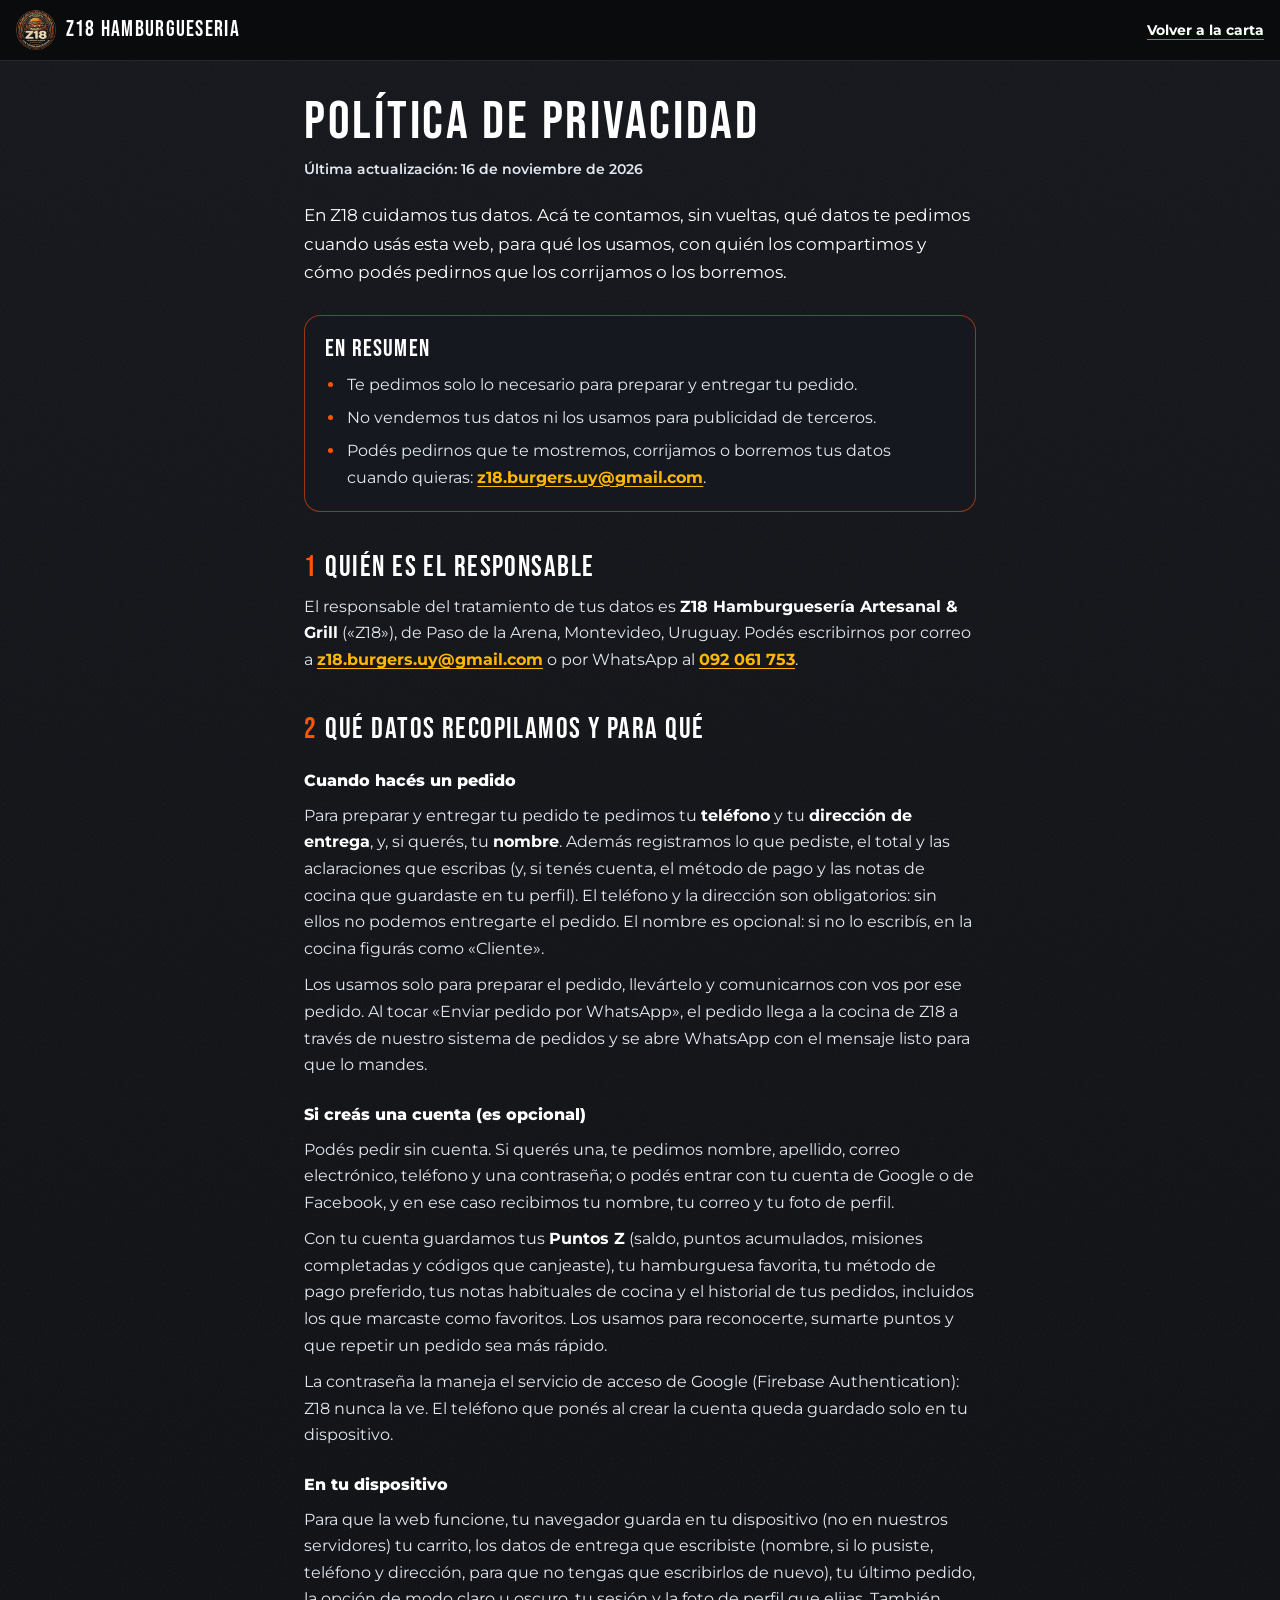
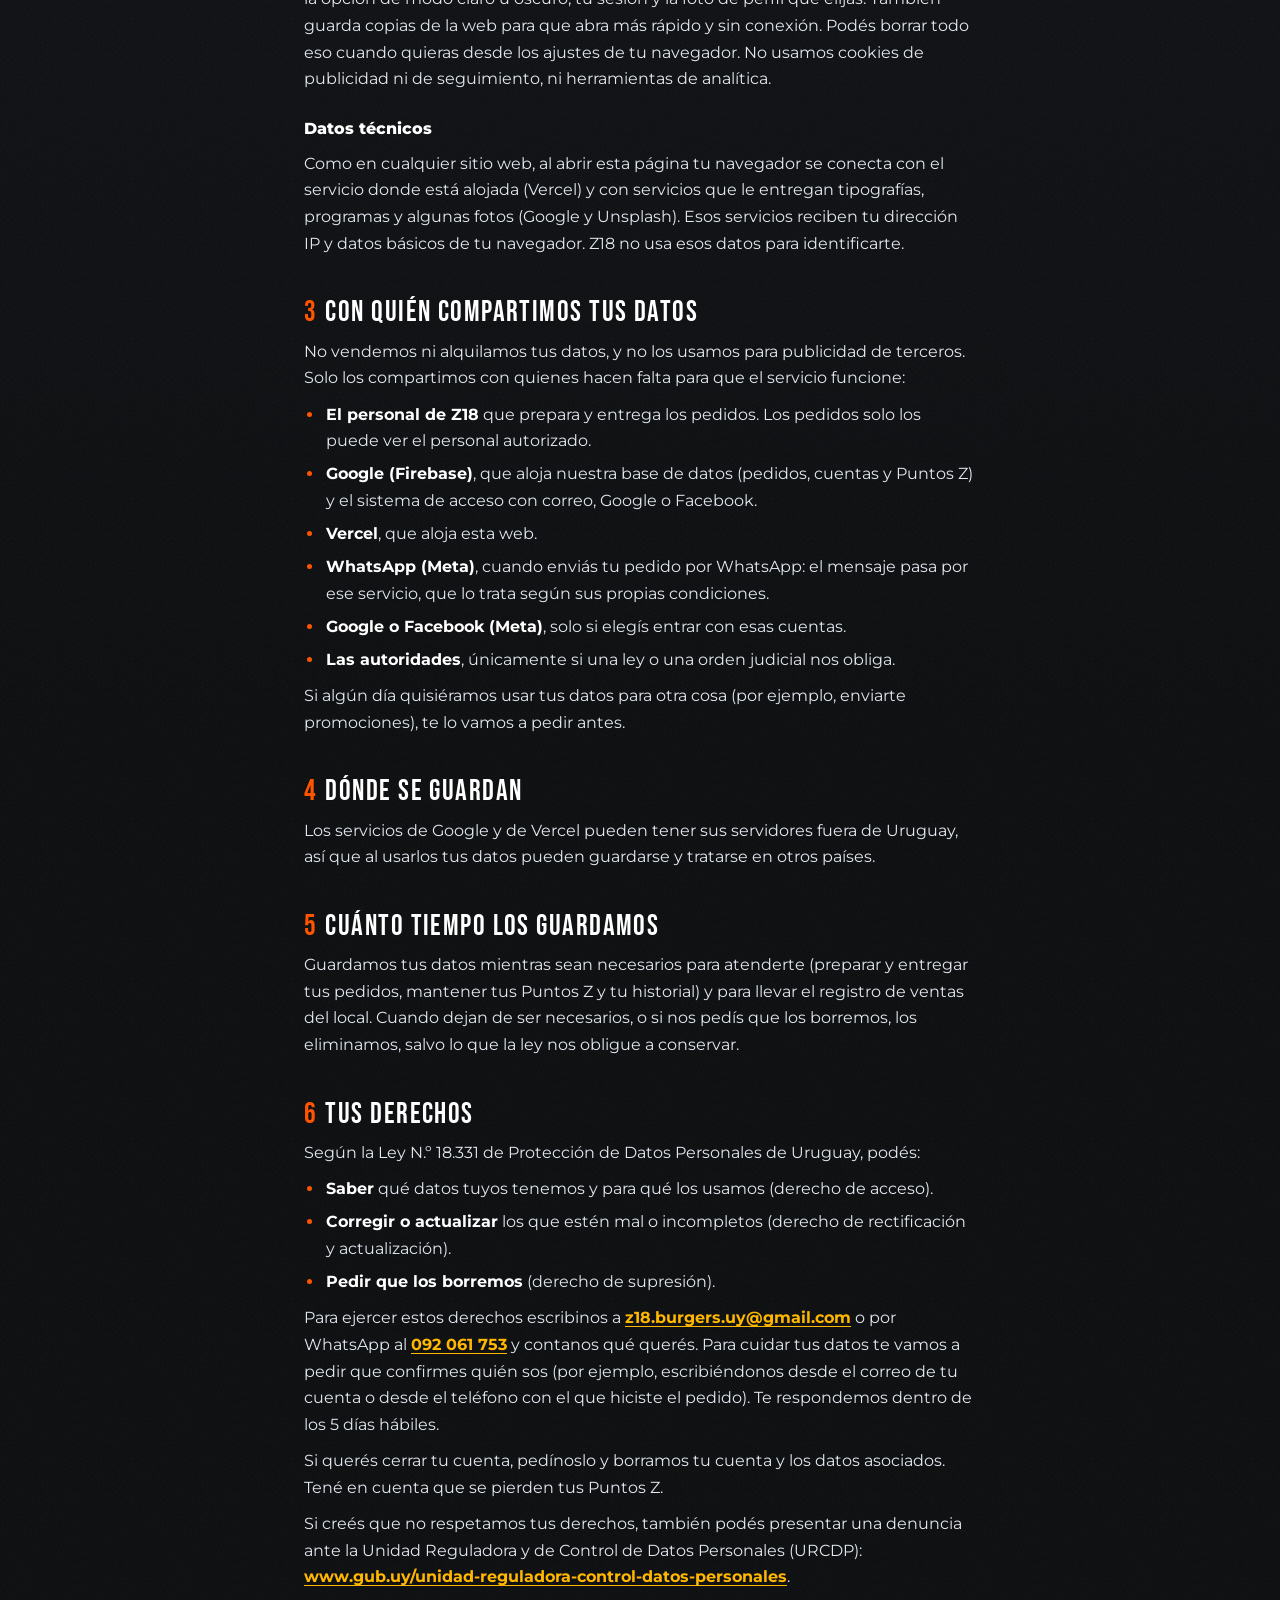
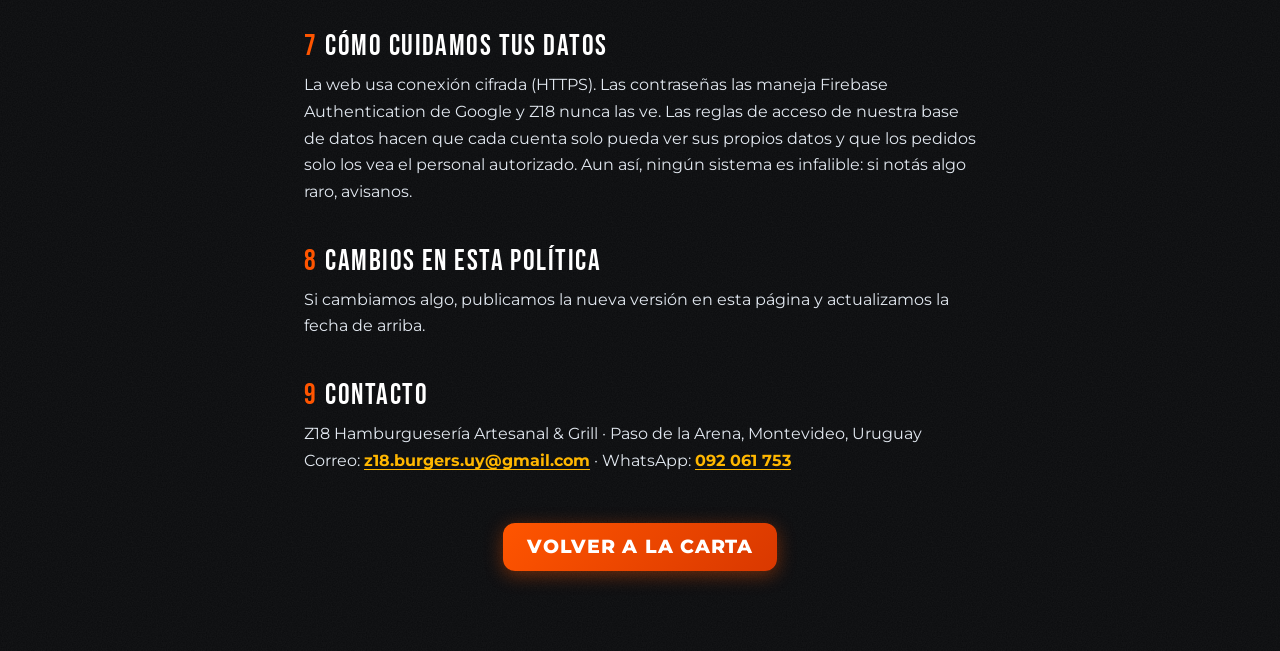
<file: privacidad.html>
<!DOCTYPE html>
<html lang="es">
<head>
<meta charset="UTF-8">
<meta name="viewport" content="width=device-width, initial-scale=1, viewport-fit=cover">
<title>Política de privacidad | Z18 Hamburguesería Artesanal & Grill</title>
<meta name="description" content="Cómo cuida Z18 tus datos: qué pedimos al hacer un pedido o crear una cuenta, para qué los usamos, con quién los compartimos y cómo corregirlos o borrarlos.">
<meta name="theme-color" content="#0a0b0d">
<link rel="canonical" href="https://z18-web.vercel.app/privacidad.html">
<link rel="icon" type="image/webp" href="logo.webp">
<script>try{if(localStorage.getItem('z18_theme')==='light')document.documentElement.setAttribute('data-theme','light')}catch(e){}</script>

<!-- Mismas tipografías y mismos estilos que la web (tailwind.css ya compilado + styles.css). Esta página solo usa clases que ya existen ahí; todo lo demás está en el <style> de abajo, así que no hace falta volver a generar tailwind.css -->
<link rel="preconnect" href="https://fonts.googleapis.com">
<link rel="preconnect" href="https://fonts.gstatic.com" crossorigin>
<link href="https://fonts.googleapis.com/css2?family=Bebas+Neue&family=Montserrat:wght@400;500;600;700;800&family=Permanent+Marker&display=swap" rel="stylesheet">
<link rel="stylesheet" href="tailwind.css">
<link rel="stylesheet" href="styles.css">
<style>
  /* Página de texto: columna angosta y cómoda de leer; los colores salen de las variables de styles.css (modo claro y oscuro) */
  .legal-top { position: sticky; top: 0; z-index: 10; display: flex; align-items: center; justify-content: space-between; gap: .75rem; padding: .5rem 1rem; padding-top: calc(.5rem + env(safe-area-inset-top));
               background: var(--z-bg); border-bottom: 1px solid var(--z-border); }
  .legal-marca { display: inline-flex; min-width: 0; align-items: center; gap: .6rem; min-height: 2.75rem; font: 400 1.35rem/1 'Bebas Neue', sans-serif; letter-spacing: .06em; color: var(--z-ink); text-decoration: none; }
  .legal-marca img { flex-shrink: 0; width: 2.5rem; height: 2.5rem; object-fit: contain; }
  .legal-marca span { overflow: hidden; text-overflow: ellipsis; white-space: nowrap; }   /* si la tipografía de la marca no llegó, el nombre se recorta en vez de pasar a dos renglones */
  .legal-volver { display: inline-flex; flex-shrink: 0; align-items: center; min-height: 2.75rem; white-space: nowrap; font-size: .875rem; font-weight: 700; color: var(--z-ink); text-decoration: underline; text-decoration-color: rgb(var(--z-fire)); text-underline-offset: 4px; }
  .legal { max-width: 44rem; margin: 0 auto; padding: 2rem 1rem 5rem; }
  .legal h1 { font: 400 clamp(2.4rem, 8vw, 3.4rem)/1.05 'Bebas Neue', sans-serif; letter-spacing: .05em; color: var(--z-ink); }
  .legal .fecha { margin-top: .5rem; font-size: .85rem; font-weight: 600; color: var(--z-muted); }
  .legal .intro { margin-top: 1.25rem; font-size: 1.05rem; line-height: 1.7; color: var(--z-ink); }
  .legal h2 { margin-top: 2.5rem; font: 400 1.8rem/1.1 'Bebas Neue', sans-serif; letter-spacing: .05em; color: var(--z-ink); }
  .legal h2 .num { margin-right: .5rem; color: rgb(var(--z-fire)); }
  [data-theme="light"] .legal h2 .num { color: rgb(var(--z-fire-deep)); }
  .legal h3 { margin-top: 1.5rem; font-size: 1rem; font-weight: 800; color: var(--z-ink); }
  .legal p, .legal li { font-size: .98rem; line-height: 1.7; color: var(--z-muted); }
  .legal p { margin-top: .6rem; }
  .legal ul { margin-top: .6rem; padding-left: 1.25rem; list-style: disc; }
  .legal li { margin-top: .4rem; padding-left: .15rem; }
  .legal li::marker { color: rgb(var(--z-fire)); }
  .legal strong { color: var(--z-ink); }
  .legal a:not(.btn-fire) { color: rgb(var(--z-gold)); font-weight: 700; text-decoration: underline; text-underline-offset: 3px; overflow-wrap: anywhere; }
  [data-theme="light"] .legal a:not(.btn-fire) { color: rgb(var(--z-gold-ink)); }
  .legal .resumen { margin-top: 1.75rem; border-color: rgb(var(--z-fire) / .55); }
  .legal .resumen h2 { margin-top: 0; font-size: 1.5rem; }
  .legal .fin { margin-top: 3rem; text-align: center; }
  .legal .fin a.btn-fire { display: inline-flex; min-height: 3rem; max-width: 100%; align-items: center; justify-content: center; padding: 0 1.5rem; border-radius: .75rem; font-size: 1.2rem; text-decoration: none; }   /* 19 px en negrita = «texto grande» (el blanco sobre el naranja da 3,2:1, que alcanza para eso) */
  @media (prefers-reduced-motion: reduce) { html { scroll-behavior: auto; } }
</style>
</head>

<body class="min-h-screen font-sans selection:bg-fire selection:text-white">

<header class="legal-top">
  <a href="./" class="legal-marca" aria-label="Z18 Hamburguesería: volver a la carta"><img src="logo.webp" width="40" height="40" alt="" onerror="this.onerror=null;this.src='assets/logo.webp'"><span>Z18 Hamburguesería</span></a>
  <a href="./" class="legal-volver">Volver a la carta</a>
</header>

<main class="legal">
  <h1>Política de privacidad</h1>
  <p class="fecha">Última actualización: 16 de noviembre de 2026</p>
  <p class="intro">En Z18 cuidamos tus datos. Acá te contamos, sin vueltas, qué datos te pedimos cuando usás esta web, para qué los usamos, con quién los compartimos y cómo podés pedirnos que los corrijamos o los borremos.</p>

  <section class="panel resumen" aria-labelledby="resumen">
    <h2 id="resumen">En resumen</h2>
    <ul>
      <li>Te pedimos solo lo necesario para preparar y entregar tu pedido.</li>
      <li>No vendemos tus datos ni los usamos para publicidad de terceros.</li>
      <li>Podés pedirnos que te mostremos, corrijamos o borremos tus datos cuando quieras: <a href="mailto:z18.burgers.uy@gmail.com">z18.burgers.uy@gmail.com</a>.</li>
    </ul>
  </section>

  <section aria-labelledby="responsable">
    <h2 id="responsable"><span class="num">1</span>Quién es el responsable</h2>
    <p>El responsable del tratamiento de tus datos es <strong>Z18 Hamburguesería Artesanal &amp; Grill</strong> («Z18»), de Paso de la Arena, Montevideo, Uruguay. Podés escribirnos por correo a <a href="mailto:z18.burgers.uy@gmail.com">z18.burgers.uy@gmail.com</a> o por WhatsApp al <a href="https://wa.me/59892061753" target="_blank" rel="noopener">092 061 753</a>.</p>
  </section>

  <section aria-labelledby="datos">
    <h2 id="datos"><span class="num">2</span>Qué datos recopilamos y para qué</h2>

    <h3>Cuando hacés un pedido</h3>
    <p>Para preparar y entregar tu pedido te pedimos tu <strong>teléfono</strong> y tu <strong>dirección de entrega</strong>, y, si querés, tu <strong>nombre</strong>. Además registramos lo que pediste, el total y las aclaraciones que escribas (y, si tenés cuenta, el método de pago y las notas de cocina que guardaste en tu perfil). El teléfono y la dirección son obligatorios: sin ellos no podemos entregarte el pedido. El nombre es opcional: si no lo escribís, en la cocina figurás como «Cliente».</p>
    <p>Los usamos solo para preparar el pedido, llevártelo y comunicarnos con vos por ese pedido. Al tocar «Enviar pedido por WhatsApp», el pedido llega a la cocina de Z18 a través de nuestro sistema de pedidos y se abre WhatsApp con el mensaje listo para que lo mandes.</p>

    <h3>Si creás una cuenta (es opcional)</h3>
    <p>Podés pedir sin cuenta. Si querés una, te pedimos nombre, apellido, correo electrónico, teléfono y una contraseña; o podés entrar con tu cuenta de Google o de Facebook, y en ese caso recibimos tu nombre, tu correo y tu foto de perfil.</p>
    <p>Con tu cuenta guardamos tus <strong>Puntos Z</strong> (saldo, puntos acumulados, misiones completadas y códigos que canjeaste), tu hamburguesa favorita, tu método de pago preferido, tus notas habituales de cocina y el historial de tus pedidos, incluidos los que marcaste como favoritos. Los usamos para reconocerte, sumarte puntos y que repetir un pedido sea más rápido.</p>
    <p>La contraseña la maneja el servicio de acceso de Google (Firebase Authentication): Z18 nunca la ve. El teléfono que ponés al crear la cuenta queda guardado solo en tu dispositivo.</p>

    <h3>En tu dispositivo</h3>
    <p>Para que la web funcione, tu navegador guarda en tu dispositivo (no en nuestros servidores) tu carrito, los datos de entrega que escribiste (nombre, si lo pusiste, teléfono y dirección, para que no tengas que escribirlos de nuevo), tu último pedido, la opción de modo claro u oscuro, tu sesión y la foto de perfil que elijas. También guarda copias de la web para que abra más rápido y sin conexión. Podés borrar todo eso cuando quieras desde los ajustes de tu navegador. No usamos cookies de publicidad ni de seguimiento, ni herramientas de analítica.</p>

    <h3>Datos técnicos</h3>
    <p>Como en cualquier sitio web, al abrir esta página tu navegador se conecta con el servicio donde está alojada (Vercel) y con servicios que le entregan tipografías, programas y algunas fotos (Google y Unsplash). Esos servicios reciben tu dirección IP y datos básicos de tu navegador. Z18 no usa esos datos para identificarte.</p>
  </section>

  <section aria-labelledby="compartimos">
    <h2 id="compartimos"><span class="num">3</span>Con quién compartimos tus datos</h2>
    <p>No vendemos ni alquilamos tus datos, y no los usamos para publicidad de terceros. Solo los compartimos con quienes hacen falta para que el servicio funcione:</p>
    <ul>
      <li><strong>El personal de Z18</strong> que prepara y entrega los pedidos. Los pedidos solo los puede ver el personal autorizado.</li>
      <li><strong>Google (Firebase)</strong>, que aloja nuestra base de datos (pedidos, cuentas y Puntos Z) y el sistema de acceso con correo, Google o Facebook.</li>
      <li><strong>Vercel</strong>, que aloja esta web.</li>
      <li><strong>WhatsApp (Meta)</strong>, cuando enviás tu pedido por WhatsApp: el mensaje pasa por ese servicio, que lo trata según sus propias condiciones.</li>
      <li><strong>Google o Facebook (Meta)</strong>, solo si elegís entrar con esas cuentas.</li>
      <li><strong>Las autoridades</strong>, únicamente si una ley o una orden judicial nos obliga.</li>
    </ul>
    <p>Si algún día quisiéramos usar tus datos para otra cosa (por ejemplo, enviarte promociones), te lo vamos a pedir antes.</p>
  </section>

  <section aria-labelledby="donde">
    <h2 id="donde"><span class="num">4</span>Dónde se guardan</h2>
    <p>Los servicios de Google y de Vercel pueden tener sus servidores fuera de Uruguay, así que al usarlos tus datos pueden guardarse y tratarse en otros países.</p>
  </section>

  <section aria-labelledby="tiempo">
    <h2 id="tiempo"><span class="num">5</span>Cuánto tiempo los guardamos</h2>
    <p>Guardamos tus datos mientras sean necesarios para atenderte (preparar y entregar tus pedidos, mantener tus Puntos Z y tu historial) y para llevar el registro de ventas del local. Cuando dejan de ser necesarios, o si nos pedís que los borremos, los eliminamos, salvo lo que la ley nos obligue a conservar.</p>
  </section>

  <section aria-labelledby="derechos">
    <h2 id="derechos"><span class="num">6</span>Tus derechos</h2>
    <p>Según la Ley N.º 18.331 de Protección de Datos Personales de Uruguay, podés:</p>
    <ul>
      <li><strong>Saber</strong> qué datos tuyos tenemos y para qué los usamos (derecho de acceso).</li>
      <li><strong>Corregir o actualizar</strong> los que estén mal o incompletos (derecho de rectificación y actualización).</li>
      <li><strong>Pedir que los borremos</strong> (derecho de supresión).</li>
    </ul>
    <p>Para ejercer estos derechos escribinos a <a href="mailto:z18.burgers.uy@gmail.com">z18.burgers.uy@gmail.com</a> o por WhatsApp al <a href="https://wa.me/59892061753" target="_blank" rel="noopener">092 061 753</a> y contanos qué querés. Para cuidar tus datos te vamos a pedir que confirmes quién sos (por ejemplo, escribiéndonos desde el correo de tu cuenta o desde el teléfono con el que hiciste el pedido). Te respondemos dentro de los 5 días hábiles.</p>
    <p>Si querés cerrar tu cuenta, pedínoslo y borramos tu cuenta y los datos asociados. Tené en cuenta que se pierden tus Puntos Z.</p>
    <p>Si creés que no respetamos tus derechos, también podés presentar una denuncia ante la Unidad Reguladora y de Control de Datos Personales (URCDP): <a href="https://www.gub.uy/unidad-reguladora-control-datos-personales" target="_blank" rel="noopener">www.gub.uy/unidad-reguladora-control-datos-personales</a>.</p>
  </section>

  <section aria-labelledby="seguridad">
    <h2 id="seguridad"><span class="num">7</span>Cómo cuidamos tus datos</h2>
    <p>La web usa conexión cifrada (HTTPS). Las contraseñas las maneja Firebase Authentication de Google y Z18 nunca las ve. Las reglas de acceso de nuestra base de datos hacen que cada cuenta solo pueda ver sus propios datos y que los pedidos solo los vea el personal autorizado. Aun así, ningún sistema es infalible: si notás algo raro, avisanos.</p>
  </section>

  <section aria-labelledby="cambios">
    <h2 id="cambios"><span class="num">8</span>Cambios en esta política</h2>
    <p>Si cambiamos algo, publicamos la nueva versión en esta página y actualizamos la fecha de arriba.</p>
  </section>

  <section aria-labelledby="contacto">
    <h2 id="contacto"><span class="num">9</span>Contacto</h2>
    <p>Z18 Hamburguesería Artesanal &amp; Grill · Paso de la Arena, Montevideo, Uruguay<br>
      Correo: <a href="mailto:z18.burgers.uy@gmail.com">z18.burgers.uy@gmail.com</a> · WhatsApp: <a href="https://wa.me/59892061753" target="_blank" rel="noopener">092 061 753</a></p>
  </section>

  <p class="fin"><a href="./" class="btn-fire">Volver a la carta</a></p>
</main>

</body>
</html>
</file>
<file: styles.css>
:root {
  --z-bg: #0a0b0d; --z-bg2: #12141a; --z-hero1: #1a1510;
  --z-card: #161820; --z-input: #0e1014; --z-chip: #1f222e;
  --z-border: #27272a; --z-hairline: #3f4454;
  --z-ink: #ffffff; --z-muted: #e2e8f0; --z-muted2: #94a3b8;

  /* Acentos de marca como canales RGB («255 85 0»): se usan como rgb(var(--z-fire)) o rgb(var(--z-fire) / .4), y Tailwind los lee para fire y gold
     (ver la configuración de Tailwind en el encabezado de tailwind.css). Un evento temático (Navidad, Verano…) solo tiene que redefinirlos en html[data-evento="…"]. */
  --z-fire: 255 85 0;        /* naranja de marca: íconos, precios, bordes al pasar el mouse */
  --z-fire-deep: 217 56 0;   /* naranja oscuro: etiqueta de promo y final del degradé de los botones */
  --z-gold: 255 183 0;       /* dorado: subtítulos, enlaces, anillo de foco, puntos, misiones */
  --z-gold-hi: 255 224 138;  /* dorado claro: marco del avatar Leyenda */
  --z-amber: 255 122 0;      /* ámbar: extremo de la barra de Puntos Z */
  --z-star: 255 183 0;       /* estrella de favoritos (sobre fondo oscuro) */
  --z-on-fire: 255 255 255;  /* texto e íconos sobre los botones naranja */
  --z-btn-a: var(--z-fire);       /* degradé del botón principal (.btn-fire) y del enlace destacado del menú */
  --z-btn-b: var(--z-fire-deep);
  --z-glow-a: 255 120 0;     /* resplandores: máximo de Puntos Z y botón de cuenta Leyenda */
  --z-glow-b: 255 150 0;     /* …misión lista e insignia Leyenda */
  --z-glow-c: 255 140 0;     /* …marco del avatar Leyenda */
  /* variantes legibles sobre fondo CLARO (solo las usa el modo claro) */
  --z-gold-ink: 180 83 9; --z-gold-line: 217 119 6; --z-gold-deep: 154 74 6;
  --z-star-ink: 180 83 9; --z-star-line: 217 119 6;
}
[data-theme="light"] {
  --z-bg: #f7f4ef; --z-bg2: #ffffff; --z-hero1: #fff1e6;
  --z-card: #ffffff; --z-input: #f3f1ec; --z-chip: #efe9df;
  --z-border: #e6e0d4; --z-hairline: #d8d0c0;
  --z-ink: #18140f; --z-muted: #55503f; --z-muted2: #7a7566;
}
/* Fondo carbón con grano sutil (en sintonía con la textura del logo) */
body {
  background-color: var(--z-bg); color: var(--z-ink); -webkit-font-smoothing: antialiased;
  background-image: url("data:image/svg+xml,%3Csvg xmlns='http://www.w3.org/2000/svg' width='160' height='160'%3E%3Cfilter id='n'%3E%3CfeTurbulence type='fractalNoise' baseFrequency='.8' numOctaves='2'/%3E%3CfeColorMatrix values='0 0 0 0 1 0 0 0 0 1 0 0 0 0 1 0 0 0 .05 0'/%3E%3C/filter%3E%3Crect width='100%25' height='100%25' filter='url(%23n)'/%3E%3C/svg%3E"),
    linear-gradient(180deg, var(--z-bg2), var(--z-bg) 60%);
}
[data-theme="light"] body { background-image: linear-gradient(180deg, var(--z-bg2), var(--z-bg) 60%); }
main section { scroll-margin-top: 5rem; }
a:focus-visible { outline: 2px solid rgb(var(--z-gold)); outline-offset: 2px; }
.no-scrollbar { scrollbar-width: none; } .no-scrollbar::-webkit-scrollbar { display: none; }

/* Resplandor de fuego alrededor del logo (sigue el contorno circular) */
.glow-logo { filter: drop-shadow(0 0 25px rgb(var(--z-fire) / .35)); }
.glow-text { text-shadow: 0 0 14px rgb(var(--z-fire) / .5); }

/* Tarjetas y paneles */
.menu-card { background-color: var(--z-card); border: 1px solid var(--z-border); transition: border-color .2s, box-shadow .2s; }
.menu-card:hover { border-color: rgb(var(--z-fire)); box-shadow: 0 10px 25px -8px rgb(var(--z-fire) / .4); }
.panel { background-color: var(--z-card); border: 1px solid var(--z-border); border-radius: 1rem; padding: 1.25rem; }
.price-tag { font-family: 'Bebas Neue', sans-serif; font-size: 2.2rem; line-height: 1; color: rgb(var(--z-fire)); flex-shrink: 0; }
.price-tag.cerrado { color: var(--z-muted2); }   /* «Cerrado» del bloque de horarios: apagado, no es una hora */
.sub { font-family: 'Bebas Neue', sans-serif; font-size: 1.75rem; letter-spacing: .04em; color: rgb(var(--z-gold)); }
.tag { position: absolute; top: .75rem; right: .75rem; z-index: 2; white-space: nowrap; background: rgb(var(--z-fire-deep)); color: #fff; padding: .1rem .8rem; border-radius: .4rem;
       font: 1.4rem/1.3 'Bebas Neue', sans-serif; letter-spacing: .06em; box-shadow: 0 4px 14px rgba(0, 0, 0, .55); }
.chip { display: inline-flex; align-items: center; gap: .4rem; padding: .35rem .8rem; border-radius: 9999px; background: var(--z-chip);
        border: 1px solid var(--z-hairline); color: var(--z-ink); font-size: .8rem; font-weight: 600; }

/* Botones táctiles (mín. 44 px de alto) */
.btn-fire { background: linear-gradient(135deg, rgb(var(--z-btn-a)), rgb(var(--z-btn-b))); color: rgb(var(--z-on-fire)); font-weight: 800; text-transform: uppercase; letter-spacing: .04em;
            box-shadow: 0 4px 18px rgb(var(--z-btn-a) / .4); transition: transform .15s, box-shadow .15s; }
.btn-fire:hover { box-shadow: 0 6px 22px rgb(var(--z-btn-a) / .65); }
.btn-fire:active, .btn-wa:active { transform: scale(.96); }
.btn-wa { background: #25d366; color: #000; transition: transform .15s; }

/* Foto de producto: si la imagen no carga, queda el fondo de brasas con la llama */
.photo { position: relative; overflow: hidden; background: linear-gradient(135deg, #2a1408, #12141a); }
.photo img { position: absolute; inset: 0; width: 100%; height: 100%; object-fit: cover; }
.photo::after { content: ''; position: absolute; inset: auto 0 0; height: 40%; background: linear-gradient(to top, var(--z-card), transparent); pointer-events: none; }
.btn-ghost { border: 1.5px solid #25d366; color: #25d366; background: transparent; font-weight: 700; transition: background .15s, color .15s; }
.btn-ghost:hover { background: #25d366; color: #000; }
.qty { display: grid; place-items: center; width: 2.75rem; height: 2.75rem; border-radius: 9999px; border: 1px solid var(--z-hairline); background: var(--z-chip); font-size: 1.25rem; font-weight: 800; }
@keyframes bump { 50% { transform: scale(1.18); } }
.bump { animation: bump .3s; }

/* Métodos de pago: en celular una fila por método; desde 640 px, tres columnas centradas */
.pay { display: flex; align-items: center; gap: .75rem; padding: .8rem 1rem; border: 1px solid var(--z-border); border-radius: .75rem; background: var(--z-input); font-weight: 700; }
.pay i, .pay svg { flex-shrink: 0; width: 1.5rem; font-size: 1.5rem; color: rgb(var(--z-fire)); }
@media (min-width: 640px) { .pay { flex-direction: column; gap: .5rem; padding: 1rem .5rem; text-align: center; } }

/* Navegación */
.nl { display: inline-flex; align-items: center; gap: .4rem; min-height: 2.75rem; padding: 0 1rem; white-space: nowrap; border-radius: .75rem;
      font-size: .78rem; font-weight: 700; background: var(--z-card); color: var(--z-muted); border: 1px solid var(--z-border); transition: border-color .2s, color .2s; }
.nl:hover, .nl.on { border-color: rgb(var(--z-fire)); color: var(--z-ink); }
.nl.on { box-shadow: inset 0 0 0 1px rgb(var(--z-fire)); }
.nl-hot { background: rgb(var(--z-btn-a)); border-color: rgb(var(--z-btn-a)); color: rgb(var(--z-on-fire)); }

/* Brasas del header: el único movimiento decorativo */
.ember { position: absolute; bottom: -10px; width: var(--s); height: var(--s); border-radius: 50%; background: #ff7a2f; opacity: 0; pointer-events: none;
         box-shadow: 0 0 8px 2px rgba(255, 110, 30, .7); animation: rise var(--d) linear infinite; }
@keyframes rise { 0% { transform: translateY(0); opacity: 0; } 10% { opacity: 1; } 100% { transform: translate(30px, -60vh); opacity: 0; } }
@media (prefers-reduced-motion: reduce) { .ember { display: none; } html { scroll-behavior: auto; } }

/* Estado del local · «Abierto / Cerramos pronto / Cerrado», en la cabecera. app.js (sección «HORARIO DEL LOCAL») escribe data-estado y los dos textos según la hora de
   Montevideo; acá solo se pinta. Reserva su alto desde el primer dibujo (visibility, no display): al llenarse no mueve nada. Los colores de estado son variables
   (más oscuras en el modo claro, para que se lean sobre fondo claro): un evento temático puede redefinirlas, pero el verde / ámbar / rojo no hace falta tocarlos. */
:root { --estado-abierto: 34 197 94; --estado-pronto: 245 158 11; --estado-cerrado: 248 113 113; }
[data-theme="light"] { --estado-abierto: 21 128 61; --estado-pronto: 180 83 9; --estado-cerrado: 185 28 28; }
.estado-local { --estado: 148 163 184; --e-titulo: 1.3rem; --e-detalle: .78rem; --e-renglones: 1; display: flex; align-items: center; gap: .75rem; width: min(100%, 21rem); margin-inline: auto;
                padding: .5rem 1.15rem .5rem 1rem; border-radius: 1rem; text-align: left; background: var(--z-chip); border: 1px solid rgb(var(--estado) / .55); box-shadow: 0 0 18px -6px rgb(var(--estado) / .55); }
.estado-local[data-estado=""] { visibility: hidden; }
.estado-local[data-estado="abierto"] { --estado: var(--estado-abierto); }
.estado-local[data-estado="pronto"] { --estado: var(--estado-pronto); }
.estado-local[data-estado="cerrado"] { --estado: var(--estado-cerrado); }
.estado-punto { flex-shrink: 0; width: .8rem; height: .8rem; border-radius: 50%; background: rgb(var(--estado)); }
@keyframes estado-pulso { 0% { box-shadow: 0 0 0 0 rgb(var(--estado) / .6); } 70%, 100% { box-shadow: 0 0 0 .6rem rgb(var(--estado) / 0); } }
@media (prefers-reduced-motion: no-preference) { .estado-local[data-estado="abierto"] .estado-punto { animation: estado-pulso 2.4s ease-out infinite; } }   /* el latido solo va con «Abierto» y sin «reducir movimiento» */
/* Mide SIEMPRE lo mismo (ancho fijo y alto reservado), vacío o con cualquier texto: al llenarse al cargar o al cambiar de estado no se mueve nada de la página.
   .estado-textos reserva el alto de un título y --e-renglones renglones de detalle (1; en pantallas angostas 2, porque un detalle largo puede pasar a dos renglones). */
.estado-textos { display: flex; flex-direction: column; justify-content: center; gap: .25rem; min-height: calc(var(--e-titulo) + .25rem + var(--e-detalle) * 1.25 * var(--e-renglones)); }
.estado-titulo { font: 400 var(--e-titulo)/1 'Bebas Neue', sans-serif; letter-spacing: .06em; text-transform: uppercase; color: var(--z-ink); }
.estado-detalle { font-size: var(--e-detalle); line-height: 1.25; font-weight: 600; color: var(--z-muted); }
@media (max-width: 359px) { .estado-local { --e-renglones: 2; } }
@media (max-width: 339px) { .estado-local { --e-titulo: 1.1rem; gap: .6rem; padding-inline: .85rem; } }   /* 320 px (y menos): el título más chico y menos margen para que no pase a dos renglones */

/* Cuenta: un solo eje izquierdo (título, etiquetas, campos, botón y enlaces alineados) */
.inp { width: 100%; min-height: 3rem; padding: .7rem 1rem; border: 1px solid var(--z-hairline); border-radius: .75rem; background: var(--z-input); color: var(--z-ink); font-size: 16px; }
.inp-pw { padding-right: 3rem; }
.inp::placeholder { color: #94a3b8; }
.inp:focus { outline: 2px solid rgb(var(--z-gold)); outline-offset: 1px; border-color: rgb(var(--z-gold)); }
.inp[aria-invalid="true"] { border-color: #ff8a80; }
.err { min-height: 1.1rem; margin-top: .35rem; font-size: .8rem; font-weight: 600; color: #ff8a80; }
.err.ok { color: #4ade80; }

/* ── Datos del pedido en el carrito (retiro / delivery, nombre, teléfono, dirección) ── */
.ent-opciones { display: grid; grid-template-columns: 1fr 1fr; gap: .5rem; }
.ent-label { position: relative; display: block; cursor: pointer; }
.ent-radio { position: absolute; inset: 0; width: 100%; height: 100%; margin: 0; opacity: 0; cursor: pointer; }          /* el radio real queda (teclado y lectores de pantalla); lo que se ve es .ent-op */
.ent-op { display: flex; min-height: 3rem; align-items: center; justify-content: center; padding: .5rem .75rem; border: 1px solid var(--z-hairline); border-radius: .75rem; background: var(--z-input); color: var(--z-ink); font-size: .9rem; font-weight: 700; line-height: 1.2; text-align: center; transition: border-color .15s, background-color .15s; }
.ent-radio:checked + .ent-op { border-color: rgb(var(--z-fire)); background: rgb(var(--z-fire) / .16); box-shadow: 0 0 0 1px rgb(var(--z-fire)) inset; }
.ent-radio:focus-visible + .ent-op { outline: 2px solid rgb(var(--z-gold)); outline-offset: 2px; }
#entTipoGrupo[aria-invalid="true"] .ent-op { border-color: #ff8a80; }
.ent-err { min-height: 0; }
.ent-err:empty { display: none; }
[data-theme="light"] .ent-err { color: #b91c1c; }
[data-theme="light"] .inp[aria-invalid="true"], [data-theme="light"] #entTipoGrupo[aria-invalid="true"] .ent-op { border-color: #b91c1c; }
@media (prefers-reduced-motion: reduce) { .ent-op { transition: none; } }
.ferr { min-height: 0; margin-top: 0; }
.lnk { color: rgb(var(--z-gold)); font-weight: 700; text-decoration: underline; text-underline-offset: 3px; }
.soc { display: flex; flex-direction: column; align-items: center; justify-content: center; gap: .25rem; min-height: 3.5rem; border: 1px solid transparent; border-radius: .75rem;
       font-size: .75rem; font-weight: 700; transition: transform .15s; }
.soc:active { transform: scale(.96); }
.soc:disabled { opacity: .55; cursor: progress; transform: none; }
[data-theme="light"] #auth .lnk { color: rgb(var(--z-gold-ink)); }
/* Estrella ⭐ de favoritos en las tarjetas de hamburguesa */
.menu-card.has-fav { position: relative; }
.fav-star { position: absolute; top: .75rem; left: .75rem; z-index: 3; display: grid; place-items: center; width: 2.75rem; height: 2.75rem; border-radius: 9999px;
            background: rgba(0, 0, 0, .55); color: rgba(255, 255, 255, .9); border: 1px solid rgba(255, 255, 255, .18); backdrop-filter: blur(4px);
            transition: transform .15s, color .15s, background-color .15s; }
.fav-star:hover { transform: scale(1.1); color: rgb(var(--z-star)); }
.fav-star:active { transform: scale(.94); }
.fav-star:focus-visible { outline: 2px solid rgb(var(--z-gold)); outline-offset: 2px; }
.fav-star svg { width: 1.5rem; height: 1.5rem; fill: none; stroke: currentColor; stroke-width: 1.8; stroke-linejoin: round; }
.fav-star.is-fav { color: rgb(var(--z-star)); background: rgba(0, 0, 0, .72); border-color: rgb(var(--z-star)); }
.fav-star.is-fav svg { fill: currentColor; }
.menu-card.is-fav-card { border-color: rgb(var(--z-star)) !important; box-shadow: 0 0 0 1px rgb(var(--z-star)), 0 12px 30px -10px rgb(var(--z-star) / .5); }
@media (prefers-reduced-motion: reduce) { .fav-star { transition: none; } .fav-star:hover, .fav-star:active { transform: none; } }
/* Pedidos favoritos ⭐ del historial (Mi cuenta): estrella de 44 px (se solapa con el margen de la tarjeta para no agrandarla), vacía al principio y dorada y llena
   cuando el pedido es favorito; la tarjeta favorita lleva borde dorado. */
.fav-pedido { display: grid; place-items: center; width: 2.75rem; height: 2.75rem; margin: -.65rem -.65rem -.65rem 0; border-radius: 9999px; color: var(--z-muted2);
              transition: transform .15s, color .15s; }
.fav-pedido svg { width: 1.4rem; height: 1.4rem; fill: none; stroke: currentColor; stroke-width: 1.8; stroke-linejoin: round; }
.fav-pedido:hover { color: rgb(var(--z-star)); transform: scale(1.1); }
.fav-pedido:active { transform: scale(.92); }
.fav-pedido:focus-visible { outline: 2px solid rgb(var(--z-gold)); outline-offset: -2px; }
.fav-pedido[aria-pressed="true"] { color: rgb(var(--z-star)); }
.fav-pedido[aria-pressed="true"] svg { fill: currentColor; }
.panel.pedido-fav { border-color: rgb(var(--z-star)); box-shadow: 0 0 0 1px rgb(var(--z-star) / .55), 0 10px 24px -14px rgb(var(--z-star) / .6); }
[data-theme="light"] .fav-pedido:hover, [data-theme="light"] .fav-pedido[aria-pressed="true"] { color: rgb(var(--z-star-ink)); }
[data-theme="light"] .fav-pedido:focus-visible { outline-color: rgb(var(--z-gold-ink)); }
[data-theme="light"] .panel.pedido-fav { border-color: rgb(var(--z-star-line)); box-shadow: 0 0 0 1px rgb(var(--z-star-line) / .4), 0 10px 24px -14px rgb(var(--z-star-line) / .5); }
@media (prefers-reduced-motion: reduce) { .fav-pedido { transition: none; } .fav-pedido:hover, .fav-pedido:active { transform: none; } }
/* Contador de Puntos Z: pequeño "pop" cuando suma */
@keyframes zpop { 0% { transform: scale(1); } 40% { transform: scale(1.18); } 100% { transform: scale(1); } }
.z-pop { animation: zpop .6s ease; }
@media (prefers-reduced-motion: reduce) { .z-pop { animation: none; } }
.soc-g { background: #fff; color: #1f1f1f; border-color: #dadce0; } .soc-f { background: #1877f2; color: #fff; }
/* Aviso breve («Agregado: …»): fondo negro en los dos modos, así que la letra va siempre blanca (en modo claro heredaba la tinta oscura y no se leía) */
#toast { color: #fff; }
/* Paneles laterales cerrados (carrito y avisos, fuera de pantalla): su sombra asomaba como una franja gris en el borde derecho de la página (se notaba en modo claro) */
#cart[inert], #avisos[inert] { box-shadow: none; }
.fade-in { animation: fadein .2s ease-out; }
@keyframes fadein { from { opacity: 0; } }
@media (prefers-reduced-motion: reduce) { .fade-in { animation: none; } }
html { scroll-behavior: smooth; }

/* ═════════════════ Gran Actualización: íconos SVG, zonas seguras, Puntos Z (tope, Leyenda, Misiones) ═════════════════ */

/* Íconos SVG inline (reemplazan a FontAwesome): se dimensionan con font-size, igual que antes */
.ico { display: inline-block; height: 1em; overflow: visible; vertical-align: -.125em; fill: currentColor; }
.ico-sprite { position: absolute; width: 0; height: 0; overflow: hidden; }

/* Zonas seguras (notch / barra inferior del celular). Antes eran style="" sueltos en el HTML */
.safe-nav { padding-top: env(safe-area-inset-top); }
.safe-fab { margin-bottom: env(safe-area-inset-bottom); }
#cart .safe-cart-top { padding-top: calc(1rem + env(safe-area-inset-top)); }
#cart .safe-cart-bottom { padding-bottom: calc(1rem + env(safe-area-inset-bottom)); }
#auth .safe-auth-top { padding-top: calc(.75rem + env(safe-area-inset-top)); }
#auth .safe-auth-bottom { padding-bottom: calc(2rem + env(safe-area-inset-bottom)); }

/* Barras de progreso: el ancho lo pone app.js desde data-w (el HTML ya no lleva style="") */
.bar-fill { width: 0; }

/* Barra de Puntos Z (0 → 1000) y estado de MÁXIMO ALCANZADO */
.z-meter { height: .6rem; max-width: 16rem; margin: .65rem auto 0; overflow: hidden; border-radius: 9999px; background: var(--z-chip); border: 1px solid var(--z-border); }
.z-meter-fill { width: 0; height: 100%; border-radius: inherit; background: linear-gradient(90deg, rgb(var(--z-gold)), rgb(var(--z-amber))); transition: width .5s ease; }
.z-max-msg { margin-top: .5rem; font-size: .8rem; font-weight: 800; color: rgb(var(--z-gold)); }
#puntosZ.z-max { border-color: rgb(var(--z-gold)); background-image: linear-gradient(180deg, rgb(var(--z-gold) / .12), transparent 70%); box-shadow: 0 0 0 1px rgb(var(--z-gold)), 0 10px 30px -12px rgb(var(--z-glow-a) / .55); }
#puntosZ.z-max #zLabel { color: rgb(var(--z-gold)); font-size: .78rem; font-weight: 800; letter-spacing: .04em; }
#puntosZ.z-max .z-meter-fill { background: linear-gradient(90deg, rgb(var(--z-fire)), rgb(var(--z-gold)), rgb(var(--z-fire))); background-size: 200% 100%; animation: zshine 2.2s linear infinite; }
@keyframes zshine { to { background-position: -200% 0; } }
@media (prefers-reduced-motion: reduce) { .z-meter-fill { transition: none; } #puntosZ.z-max .z-meter-fill { animation: none; } }

/* Estatus Leyenda Z18: marco dorado/fuego en el avatar (menú y «Mi cuenta») + insignia */
.avatar-leyenda { isolation: isolate; }
.avatar-leyenda::before { content: ''; position: absolute; inset: -6px; z-index: -1; border-radius: 9999px;
  background: conic-gradient(from 0deg, rgb(var(--z-gold)), rgb(var(--z-fire)), rgb(var(--z-gold-hi)), rgb(var(--z-fire)), rgb(var(--z-gold))); filter: drop-shadow(0 0 10px rgb(var(--z-glow-c) / .7)); animation: zspin 6s linear infinite; }
.avatar-leyenda #avatarView { border-color: rgb(var(--z-gold)); box-shadow: 0 0 0 3px var(--z-bg2); }
@keyframes zspin { to { transform: rotate(360deg); } }
#accBtn.acc-leyenda { position: relative; border-color: rgb(var(--z-gold)) !important; box-shadow: 0 0 0 2px rgb(var(--z-gold)), 0 0 14px rgb(var(--z-glow-a) / .75); }
#accBtn.acc-leyenda::after { content: '👑'; position: absolute; top: -.7rem; right: -.45rem; font-size: .85rem; line-height: 1; filter: drop-shadow(0 1px 2px rgba(0, 0, 0, .6)); }
.badge-leyenda { display: flex; width: max-content; align-items: center; gap: .4rem; padding: .3rem .9rem; border-radius: 9999px;
  font: 400 1.15rem/1.2 'Bebas Neue', sans-serif; letter-spacing: .08em; color: #2a1500; background: linear-gradient(135deg, #ffd24d, #ff9d00 55%, #ff5500); box-shadow: 0 0 14px rgb(var(--z-glow-b) / .55); }
.badge-leyenda[hidden] { display: none; }
@media (prefers-reduced-motion: reduce) { .avatar-leyenda::before { animation: none; } }

/* Misiones Z18 */
.mision { background: var(--z-card); border: 1px solid var(--z-border); border-radius: 1rem; padding: .85rem; transition: border-color .2s, box-shadow .2s; }
.mision-lista { border-color: rgb(var(--z-gold)); box-shadow: 0 0 0 1px rgb(var(--z-gold) / .5), 0 8px 22px -12px rgb(var(--z-glow-b) / .55); }
.mision-pts { flex-shrink: 0; white-space: nowrap; font: 400 1.35rem/1 'Bebas Neue', sans-serif; letter-spacing: .04em; color: rgb(var(--z-gold)); }
.mision-estado { display: inline-flex; align-items: center; gap: .35rem; font-size: .75rem; font-weight: 700; color: var(--z-muted); }
.mision-lista .mision-estado { color: rgb(var(--z-gold)); }
.mision-hecha .mision-estado { color: #4ade80; }
.mision-code { padding: .4rem .6rem; border-radius: .5rem; border: 1px dashed rgb(var(--z-gold)); background: rgb(var(--z-gold) / .08); color: rgb(var(--z-gold));
  font: 700 .72rem/1 ui-monospace, SFMono-Regular, Menlo, monospace; letter-spacing: .06em; }
/* Misión MANUAL (Rescate de Miércoles, Combo Completo): solo información. El aviso va donde estaba el botón, pero no es un botón (sin hover ni foco). */
.mision-wa { display: flex; align-items: flex-start; gap: .5rem; padding: .55rem .7rem; border-radius: .6rem; background: var(--z-chip);
  font-size: .75rem; font-weight: 700; line-height: 1.35; color: var(--z-ink); }
.mision-wa .ico { flex-shrink: 0; margin-top: .05rem; font-size: 1rem; color: #25d366; }
[data-theme="light"] .mision-wa .ico { color: #15803d; }
.mision-red { display: inline-flex; min-height: 2.5rem; align-items: center; gap: .4rem; padding: 0 .9rem; border-radius: .6rem; border: 1px solid var(--z-hairline);
  font-size: .75rem; font-weight: 700; color: var(--z-ink); transition: border-color .15s, transform .15s; }
.mision-red:hover { border-color: rgb(var(--z-gold)); }
.mision-red:active { transform: scale(.96); }
.mision-red.ok { border-color: #4ade80; color: #4ade80; }
.mision-codigo { margin: .75rem 0; padding: .7rem 1rem; text-align: center; word-break: break-all; user-select: all; border: 2px dashed rgb(var(--z-gold)); border-radius: .75rem; background: rgb(var(--z-gold) / .1);
  color: rgb(var(--z-gold)); font: 800 1.15rem/1.2 ui-monospace, SFMono-Regular, Menlo, monospace; letter-spacing: .08em; }
[data-theme="light"] .mision-pts, [data-theme="light"] .mision-code, [data-theme="light"] .mision-codigo, [data-theme="light"] .mision-lista .mision-estado { color: rgb(var(--z-gold-ink)); }
[data-theme="light"] .mision-hecha .mision-estado, [data-theme="light"] .mision-red.ok { color: #15803d; }
[data-theme="light"] .z-max-msg, [data-theme="light"] #puntosZ.z-max #zLabel { color: rgb(var(--z-gold-deep)); }
/* Mensajes de canje (misiones semanales y cuadro «¿Tenés un código de tu pedido?»): en modo claro, rojo y dorado más oscuros para que se lean sobre blanco */
[data-theme="light"] [data-sem-msg].err, [data-theme="light"] #zCodeMsg.err { color: #b91c1c; }
[data-theme="light"] [data-sem-msg].text-gold, [data-theme="light"] #zCodeMsg.text-gold { color: rgb(var(--z-gold-ink)); }

/* ═════════════════ Campanita de avisos 🔔 (botón de la barra superior + panel lateral) ═════════════════
   Los colores salen de variables --campana-*: para vestirla de un evento (Navidad, Verano…) alcanza con redefinirlas en html[data-evento="…"]
   (event-manager.js), sin tocar el resto. La lógica vive en app.js, sección «AVISOS». */
:root {
  --campana-badge: #d93800;      /* fondo del contador de avisos sin leer */
  --campana-badge-tx: #ffffff;   /* número del contador */
  --campana-acento: #ff5500;     /* borde de la campanita cuando hay avisos nuevos y de los botones del panel al pasar el mouse */
  --campana-nuevo: #ffb700;      /* marca de «sin leer» de cada aviso (barra lateral y fondo) */
  --campana-ico: #ffb700;        /* ícono de cada aviso */
}
[data-theme="light"] { --campana-nuevo: #d97706; --campana-ico: #b45309; }
.campana { position: relative; transition: border-color .2s, transform .15s; }
.campana:active { transform: scale(.94); }
.campana:focus-visible { outline: 2px solid rgb(var(--z-gold)); outline-offset: 2px; }
.campana.tiene-avisos { border-color: var(--campana-acento); }
.campana-badge { position: absolute; top: -.3rem; right: -.3rem; display: grid; place-items: center; min-width: 1.25rem; height: 1.25rem; padding: 0 .3rem; border-radius: 9999px;
                 background: var(--campana-badge); color: var(--campana-badge-tx); font: 800 .7rem/1 Montserrat, sans-serif; box-shadow: 0 0 0 2px var(--z-bg); pointer-events: none; }
.campana-badge[hidden] { display: none; }
@keyframes campana-ring { 0%, 100% { transform: rotate(0); } 15% { transform: rotate(16deg); } 30% { transform: rotate(-13deg); } 45% { transform: rotate(10deg); } 60% { transform: rotate(-7deg); } 75% { transform: rotate(3deg); } }
.campana-ring .ico { transform-origin: 50% 10%; animation: campana-ring .9s ease-in-out; }
@media (prefers-reduced-motion: reduce) { .campana, .avisos-btn { transition: none; } .campana:active { transform: none; } .campana-ring .ico { animation: none; } }

/* Panel: zonas seguras del celular, botones de arriba y tarjetas de cada aviso */
#avisos .safe-avisos-top { padding-top: calc(1rem + env(safe-area-inset-top)); }
#avisos .safe-avisos-bottom { padding-bottom: calc(1rem + env(safe-area-inset-bottom)); }
.avisos-btn { display: flex; min-height: 2.75rem; align-items: center; justify-content: center; gap: .5rem; padding: 0 .75rem; border: 1px solid var(--z-hairline); border-radius: .75rem;
              background: var(--z-card); color: var(--z-ink); font-size: .75rem; font-weight: 700; line-height: 1.2; transition: border-color .15s, opacity .15s; }
.avisos-btn:hover:not(:disabled) { border-color: var(--campana-acento); }
.avisos-btn:active:not(:disabled) { transform: scale(.97); }
.avisos-btn:focus-visible { outline: 2px solid rgb(var(--z-gold)); outline-offset: 2px; }
.avisos-btn:disabled { opacity: .4; cursor: not-allowed; }
.aviso { display: flex; gap: .75rem; padding: .85rem; background: var(--z-card); border: 1px solid var(--z-border); border-radius: 1rem; }
.aviso-nuevo { border-color: var(--campana-nuevo); box-shadow: inset 4px 0 0 var(--campana-nuevo); }
.aviso-ico { display: grid; place-items: center; flex-shrink: 0; width: 2.5rem; height: 2.5rem; border-radius: 9999px; background: var(--z-chip); color: var(--campana-ico); font-size: 1.1rem; }
.aviso-cuerpo { display: block; width: 100%; padding: 0; text-align: left; border-radius: .5rem; }
button.aviso-cuerpo:focus-visible { outline: 2px solid rgb(var(--z-gold)); outline-offset: 3px; }
.aviso-tag { display: block; font-size: .65rem; font-weight: 800; letter-spacing: .08em; text-transform: uppercase; color: var(--z-muted2); }
.aviso-titulo { display: block; margin-top: .1rem; font-size: .875rem; font-weight: 600; line-height: 1.3; color: var(--z-muted); }
.aviso-texto { display: block; margin-top: .2rem; font-size: .75rem; line-height: 1.45; color: var(--z-muted); overflow-wrap: anywhere; }
.aviso-nuevo .aviso-titulo { font-weight: 800; color: var(--z-ink); }
.aviso-accion { margin-top: .65rem; min-height: 2.5rem; padding: 0 1rem; border-radius: .6rem; font-size: .7rem; }
.aviso-vacio { padding: 2.5rem 1rem; text-align: center; list-style: none; }
/* Los botones de los avisos llevan a una parte de «Mi cuenta»: al bajar hasta ahí no la tapa la barra fija de arriba del panel */
#puntosZ, #misionesZ, #zRewardsBox { scroll-margin-top: 5rem; }

/* ═════════════════ EVENTO · NAVIDAD 🎄 ═════════════════
   Se enciende con «const activeEvent = 'navidad';» en event-manager.js: el gestor pone data-evento="navidad" en <html> (antes del primer dibujo, así
   no hay parpadeo) y todo lo de abajo se aplica. Con «null» NADA de esto cuenta: la web queda como siempre. Es solo CSS: no toca la lógica (app.js).
   Cómo está armado:
     1) variables → la paleta (--nav-*) y su mapeo a los tokens del sitio (--z-*, --campana-*), uno para modo oscuro y otro para modo claro.
                    Para REDEFINIR el evento (otro color, otra intensidad) alcanza con cambiar esas variables.
     2) detalles  → lo que un cambio de color no resuelve: etiqueta de promo, brillos, selección de texto, tinta oscura sobre el rojo claro…
     3) emojis    → ::before con content. No están en el HTML: al apagar el evento desaparecen solos y los lectores de pantalla no los leen («/ ""»).
     4) cabecera  → guirnalda de luces que titilan, nieve cayendo (las brasas de siempre vestidas de copos) y nieve acumulada sobre las tarjetas.
     5) paneles   → Carrito y Avisos: borde verde, mini guirnalda arriba y un adorno colgando del borde (CSS puro, sin clics, sin mover nada).
   Los copos grandes y el sello «Especial Navidad» no están acá: los arma event-manager.js (entrada «navidad» del registro EVENTS).
   Modo claro: el rojo y el verde se oscurecen lo justo para leerse sobre fondo claro (contraste AA); los botones siguen en rojo Navidad. */

/* 1 · Variables — modo OSCURO (por defecto) */
html[data-evento="navidad"] {
  --evento-nombre: "Navidad"; --evento-emoji: "🎄";
  /* Paleta del evento (canales RGB) */
  --nav-rojo: 214 40 57;         /* Rojo Navidad: botones y etiquetas (con texto blanco encima) */
  --nav-rojo-hondo: 150 18 38;   /* …su extremo oscuro (degradé de los botones y etiqueta de promo) */
  --nav-rojo-claro: 255 107 112; /* rojo claro: textos e íconos sobre fondo oscuro */
  --nav-verde: 74 190 120;       /* verde pino vivo: brillos, bordes y barra de Puntos Z */
  --nav-oro: 255 200 69;         /* oro: luces, aros y acentos */
  --nav-noche: 6 20 12;          /* tinta oscura para el texto sobre el rojo claro */
  /* Dibujos (SVG en línea): guirnalda de luces (A y B titilan por turnos; AB = las cuatro juntas, para los paneles) y nieve acumulada */
  --nav-luces-a: url("data:image/svg+xml,%3Csvg xmlns='http://www.w3.org/2000/svg' viewBox='0 0 96 24' width='96' height='24'%3E%3Cpath d='M0 3Q12 13 24 3Q36 13 48 3Q60 13 72 3Q84 13 96 3' fill='none' stroke='%233d6b52' stroke-width='1.2'/%3E%3Ccircle cx='12' cy='14' r='9' fill='%23ff4d5a' opacity='.3'/%3E%3Crect x='10.3' y='7' width='3.4' height='3.2' rx='.7' fill='%232b4a39'/%3E%3Cellipse cx='12' cy='14.2' rx='3.3' ry='4.4' fill='%23ff4d5a'/%3E%3Cellipse cx='11' cy='12.8' rx='.9' ry='1.5' fill='%23fff' opacity='.75'/%3E%3Ccircle cx='60' cy='14' r='9' fill='%233ddc84' opacity='.3'/%3E%3Crect x='58.3' y='7' width='3.4' height='3.2' rx='.7' fill='%232b4a39'/%3E%3Cellipse cx='60' cy='14.2' rx='3.3' ry='4.4' fill='%233ddc84'/%3E%3Cellipse cx='59' cy='12.8' rx='.9' ry='1.5' fill='%23fff' opacity='.75'/%3E%3C/svg%3E");
  --nav-luces-b: url("data:image/svg+xml,%3Csvg xmlns='http://www.w3.org/2000/svg' viewBox='0 0 96 24' width='96' height='24'%3E%3Cpath d='M0 3Q12 13 24 3Q36 13 48 3Q60 13 72 3Q84 13 96 3' fill='none' stroke='%233d6b52' stroke-width='1.2'/%3E%3Ccircle cx='36' cy='14' r='9' fill='%23ffc845' opacity='.3'/%3E%3Crect x='34.3' y='7' width='3.4' height='3.2' rx='.7' fill='%232b4a39'/%3E%3Cellipse cx='36' cy='14.2' rx='3.3' ry='4.4' fill='%23ffc845'/%3E%3Cellipse cx='35' cy='12.8' rx='.9' ry='1.5' fill='%23fff' opacity='.75'/%3E%3Ccircle cx='84' cy='14' r='9' fill='%235cc8ff' opacity='.3'/%3E%3Crect x='82.3' y='7' width='3.4' height='3.2' rx='.7' fill='%232b4a39'/%3E%3Cellipse cx='84' cy='14.2' rx='3.3' ry='4.4' fill='%235cc8ff'/%3E%3Cellipse cx='83' cy='12.8' rx='.9' ry='1.5' fill='%23fff' opacity='.75'/%3E%3C/svg%3E");
  --nav-luces-ab: url("data:image/svg+xml,%3Csvg xmlns='http://www.w3.org/2000/svg' viewBox='0 0 96 24' width='96' height='24'%3E%3Cpath d='M0 3Q12 13 24 3Q36 13 48 3Q60 13 72 3Q84 13 96 3' fill='none' stroke='%233d6b52' stroke-width='1.2'/%3E%3Ccircle cx='12' cy='14' r='9' fill='%23ff4d5a' opacity='.3'/%3E%3Crect x='10.3' y='7' width='3.4' height='3.2' rx='.7' fill='%232b4a39'/%3E%3Cellipse cx='12' cy='14.2' rx='3.3' ry='4.4' fill='%23ff4d5a'/%3E%3Cellipse cx='11' cy='12.8' rx='.9' ry='1.5' fill='%23fff' opacity='.75'/%3E%3Ccircle cx='36' cy='14' r='9' fill='%23ffc845' opacity='.3'/%3E%3Crect x='34.3' y='7' width='3.4' height='3.2' rx='.7' fill='%232b4a39'/%3E%3Cellipse cx='36' cy='14.2' rx='3.3' ry='4.4' fill='%23ffc845'/%3E%3Cellipse cx='35' cy='12.8' rx='.9' ry='1.5' fill='%23fff' opacity='.75'/%3E%3Ccircle cx='60' cy='14' r='9' fill='%233ddc84' opacity='.3'/%3E%3Crect x='58.3' y='7' width='3.4' height='3.2' rx='.7' fill='%232b4a39'/%3E%3Cellipse cx='60' cy='14.2' rx='3.3' ry='4.4' fill='%233ddc84'/%3E%3Cellipse cx='59' cy='12.8' rx='.9' ry='1.5' fill='%23fff' opacity='.75'/%3E%3Ccircle cx='84' cy='14' r='9' fill='%235cc8ff' opacity='.3'/%3E%3Crect x='82.3' y='7' width='3.4' height='3.2' rx='.7' fill='%232b4a39'/%3E%3Cellipse cx='84' cy='14.2' rx='3.3' ry='4.4' fill='%235cc8ff'/%3E%3Cellipse cx='83' cy='12.8' rx='.9' ry='1.5' fill='%23fff' opacity='.75'/%3E%3C/svg%3E");
  --nav-nieve-img: url("data:image/svg+xml,%3Csvg xmlns='http://www.w3.org/2000/svg' viewBox='0 0 96 15' width='96' height='15'%3E%3Cpath d='M0 0H96V5C92 5 90 11 84 11C78 11 78 6 72 6C66 6 66 12 58 12C50 12 52 5 44 5C38 5 36 10 30 10C24 10 24 4 18 4C12 4 10 9 5 9C2 9 0 7 0 5Z' transform='translate(0 1.6)' fill='%23b9d4e3' opacity='.85'/%3E%3Cpath d='M0 0H96V5C92 5 90 11 84 11C78 11 78 6 72 6C66 6 66 12 58 12C50 12 52 5 44 5C38 5 36 10 30 10C24 10 24 4 18 4C12 4 10 9 5 9C2 9 0 7 0 5Z' fill='%23ffffff'/%3E%3C/svg%3E");

  /* Superficies: negro verdoso */
  --z-bg: #06110b; --z-bg2: #0b1c13; --z-hero1: #123a25;
  --z-card: #11251a; --z-input: #0a1810; --z-chip: #1a3524;
  --z-border: #25472f; --z-hairline: #3a6a4c;
  --z-muted: #e3f1e8; --z-muted2: #a9c7b4;

  /* Tokens del sitio → paleta del evento */
  --z-fire: var(--nav-rojo-claro);
  --z-fire-deep: var(--nav-rojo-hondo);
  --z-gold: var(--nav-oro);             /* el dorado de siempre: subtítulos, enlaces, foco, puntos y misiones quedan en oro (las luces del árbol) */
  --z-gold-hi: 255 236 168;
  --z-amber: 255 170 40;
  --z-star: var(--nav-oro);             /* estrella de favoritos */
  --z-on-fire: 255 255 255;
  --z-btn-a: var(--nav-rojo); --z-btn-b: var(--nav-rojo-hondo);   /* el botón principal va en rojo Navidad (texto blanco, contraste 5:1 o más) */
  --z-glow-a: 255 190 60; --z-glow-b: 255 200 90; --z-glow-c: 255 210 120;

  /* Campanita 🔔 y panel de avisos */
  --campana-badge: rgb(var(--nav-rojo));
  --campana-badge-tx: #ffffff;
  --campana-acento: rgb(var(--nav-rojo-claro));
  --campana-nuevo: rgb(var(--nav-oro));
  --campana-ico: rgb(var(--nav-oro));
}

/* 1 · Variables — modo CLARO */
html[data-evento="navidad"][data-theme="light"] {
  --nav-verde: 22 101 52;               /* pino profundo */
  --nav-oro: 202 138 4;                 /* oro oscuro: se ve como aro sobre fondo claro */

  --z-bg: #f2f8f3; --z-bg2: #ffffff; --z-hero1: #dcefe1;
  --z-card: #ffffff; --z-input: #ecf4ee; --z-chip: #e1efe4;
  --z-border: #d0e3d5; --z-hairline: #b5cfbc;
  --z-ink: #0e2317; --z-muted: #38533f; --z-muted2: #4f6858;

  --z-fire: 185 28 28;                  /* rojo profundo: se lee como texto e ícono sobre fondo claro */
  --z-fire-deep: 153 27 27;
  --z-gold: 22 101 52;                  /* lo que era dorado (subtítulos, enlaces, foco, puntos, misiones) pasa a verde pino */
  --z-gold-hi: 74 190 120;
  --z-gold-ink: 20 83 45; --z-gold-line: 22 101 52; --z-gold-deep: 20 83 45;
  --z-amber: 21 128 61;
  --z-star: 202 138 4; --z-star-ink: 161 98 7; --z-star-line: 202 138 4;
  --z-btn-a: 220 38 38; --z-btn-b: 185 28 28;   /* el botón principal sigue en rojo Navidad también sobre claro */
  --z-glow-a: 22 163 74; --z-glow-b: 22 163 74; --z-glow-c: 22 163 74;

  --campana-badge: rgb(var(--nav-rojo));
  --campana-acento: rgb(var(--z-fire));
  --campana-nuevo: rgb(var(--z-star));
  --campana-ico: rgb(var(--z-gold));
}

/* 2 · Detalles */
/* Selección de texto: rojo con letra blanca */
html[data-evento="navidad"] *::selection { background: rgb(var(--nav-rojo)); color: #fff; }
/* Cabecera: el logo brilla en oro y rojo */
html[data-evento="navidad"] .glow-logo { filter: drop-shadow(0 0 24px rgb(var(--nav-oro) / .5)) drop-shadow(0 0 10px rgb(var(--nav-rojo) / .5)); }
html[data-evento="navidad"] .glow-text { text-shadow: 0 0 16px rgb(var(--nav-oro) / .55); }
html[data-evento="navidad"][data-theme="light"] .glow-text { text-shadow: 0 0 14px rgb(var(--nav-rojo) / .22); }
html[data-evento="navidad"] .photo { background: linear-gradient(135deg, #123a25, #06110b); }
/* Etiqueta de promoción: rojo con aro dorado (resalta sobre las fotos cálidas de la comida) */
html[data-evento="navidad"] .tag { background: linear-gradient(135deg, rgb(var(--nav-rojo)), rgb(var(--nav-rojo-hondo))); color: #fff;
  box-shadow: 0 0 0 1px rgb(var(--nav-oro) / .9), 0 0 14px rgb(var(--nav-oro) / .35), 0 4px 14px rgba(0, 0, 0, .55); }
/* Botón principal: rojo con aro dorado; al pasar el mouse brilla más */
html[data-evento="navidad"] .btn-fire { box-shadow: 0 4px 18px rgb(var(--z-btn-a) / .5), 0 0 0 1px rgb(var(--nav-oro) / .5); }
html[data-evento="navidad"] .btn-fire:hover { box-shadow: 0 6px 26px rgb(var(--z-btn-a) / .75), 0 0 0 2px rgb(var(--nav-oro) / .75); }
/* Enlace destacado de la barra de secciones («Burgers»): fondo rojo, así que la letra va blanca también cuando es el activo o tiene el mouse encima (la regla de siempre le pone tinta oscura, que sobre el rojo del modo claro no alcanza) */
html[data-evento="navidad"] .nl.nl-hot { color: #fff; }
/* Tarjetas al pasar el mouse: borde rojo y halo verde y dorado */
html[data-evento="navidad"] .menu-card:hover { box-shadow: 0 10px 28px -8px rgb(var(--nav-verde) / .5), 0 0 18px -4px rgb(var(--nav-oro) / .4); }
/* Controles con relleno rojo y texto/íconos blancos: sobre el rojo claro (modo oscuro) llevan tinta oscura para leerse */
html[data-evento="navidad"]:not([data-theme="light"]) #avatarEdit { color: rgb(var(--nav-noche)); }
html[data-evento="navidad"]:not([data-theme="light"]) #accBtn.\!text-white { color: rgb(var(--nav-noche)) !important; }
/* Contador del carrito: dorado con letra negra (oscuro); en claro el «dorado» es verde pino, así que va con letra blanca */
html[data-evento="navidad"][data-theme="light"] #badge { color: #fff; }
/* Puntos Z: la barra del medidor y las de recompensas van de verde pino a oro */
html[data-evento="navidad"] :is(.z-meter-fill, .bar-fill) { background-image: linear-gradient(90deg, rgb(var(--nav-verde)), rgb(var(--nav-oro))); }
html[data-evento="navidad"] .z-meter-fill { box-shadow: 0 0 10px rgb(var(--nav-oro) / .45); }
html[data-evento="navidad"]:not([data-theme="light"]) .price-tag { text-shadow: 0 0 14px rgb(var(--nav-rojo-claro) / .35); }
/* Insignia Leyenda Z18: oro con tinta oscura */
html[data-evento="navidad"] .badge-leyenda { color: rgb(var(--nav-noche)); background: linear-gradient(135deg, #fff1b8, #ffc845 55%, #ff8a8a); }
/* Campanita: cuando hay avisos nuevos, un brillo dorado alrededor */
html[data-evento="navidad"] .campana.tiene-avisos { box-shadow: 0 0 12px rgb(var(--nav-oro) / .5); }

/* 3 · Emojis en los títulos (reemplazan al ícono de siempre, que se esconde mientras dura el evento) */
html[data-evento="navidad"] :is(section[data-t] h2, #cartTitle, #avisosTitle, #accountTitle, #loginTitle, #registerTitle) > svg.ico { display: none; }
html[data-evento="navidad"] :is(section[data-t] h2, #cartTitle, #avisosTitle, #accountTitle, #loginTitle, #registerTitle)::before {
  display: inline-block; margin-right: .4em; font-size: .8em; line-height: 1; vertical-align: .04em; text-shadow: none; }
html[data-evento="navidad"]:not([data-theme="light"]) :is(section[data-t] h2, #cartTitle, #avisosTitle, #accountTitle, #loginTitle, #registerTitle) { text-shadow: 0 0 20px rgb(var(--nav-oro) / .4); }
html[data-evento="navidad"] #burgers h2::before   { content: "🎄"; content: "🎄" / ""; }
html[data-evento="navidad"] #combos h2::before    { content: "🎁"; content: "🎁" / ""; }
html[data-evento="navidad"] #milanesas h2::before { content: "🦌"; content: "🦌" / ""; }
html[data-evento="navidad"] #pizzetas h2::before  { content: "⛄"; content: "⛄" / ""; }
html[data-evento="navidad"] #reclutas h2::before  { content: "🧝"; content: "🧝" / ""; }
html[data-evento="navidad"] #minutas h2::before   { content: "⭐"; content: "⭐" / ""; }
html[data-evento="navidad"] #bebidas h2::before   { content: "🥂"; content: "🥂" / ""; }
html[data-evento="navidad"] #info h2::before      { content: "❄️"; content: "❄️" / ""; }
html[data-evento="navidad"] #cartTitle::before     { content: "🎅"; content: "🎅" / ""; }
html[data-evento="navidad"] #avisosTitle::before   { content: "🔔"; content: "🔔" / ""; }
html[data-evento="navidad"] #accountTitle::before  { content: "🎄"; content: "🎄" / ""; }
html[data-evento="navidad"] #loginTitle::before    { content: "🎅"; content: "🎅" / ""; }
html[data-evento="navidad"] #registerTitle::before { content: "🧝"; content: "🧝" / ""; }
/* «Mi cuenta»: títulos de las secciones (el del historial no tiene id: se lo encuentra por el bloque que le sigue) */
html[data-evento="navidad"] :is(#misionesZ, #zRewardsBox) > h3::before { margin-right: .35em; font-size: .85em; }
html[data-evento="navidad"] #misionesZ > h3::before   { content: "🎁"; content: "🎁" / ""; }
html[data-evento="navidad"] #zRewardsBox > h3::before { content: "⭐"; content: "⭐" / ""; }
html[data-evento="navidad"] h3:has(+ #orderHistory)::before { content: "❄️"; content: "❄️" / ""; margin-right: .35em; font-size: .85em; }   /* :has() va en regla aparte: si un navegador viejo no la entiende, solo se pierde este emoji */

/* 4 · Cabecera: guirnalda de luces que titilan por turnos (A y B), nieve cayendo y nieve acumulada sobre las tarjetas (todo decorativo: sin clics ni cambios de tamaño) */
html[data-evento="navidad"] header::before, html[data-evento="navidad"] header::after {
  content: ""; position: absolute; top: 0; left: 0; right: 0; z-index: 1; height: 1.5rem; pointer-events: none;
  background-repeat: repeat-x; background-position: 0 0; background-size: 96px 24px; }
html[data-evento="navidad"] header::before { background-image: var(--nav-luces-a); }
html[data-evento="navidad"] header::after { background-image: var(--nav-luces-b); }
@keyframes nav-titilar { from { opacity: .4; } to { opacity: 1; } }
@media (prefers-reduced-motion: no-preference) {
  html[data-evento="navidad"] header::before { animation: nav-titilar 1.4s ease-in-out infinite alternate; }
  html[data-evento="navidad"] header::after { animation: nav-titilar 1.4s ease-in-out -.7s infinite alternate; }
}
/* Nieve: las brasas que app.js ya pone en la cabecera, pintadas de copos y cayendo en vez de subir (con «reducir movimiento» app.js no las crea) */
@keyframes nav-nieve { 0% { transform: translate(0, 0); opacity: 0; } 12% { opacity: .95; } 100% { transform: translate(-28px, 62vh); opacity: 0; } }
html[data-evento="navidad"] .ember { top: -10px; bottom: auto; background: #fff; box-shadow: 0 0 6px 1px rgb(255 255 255 / .75); animation-name: nav-nieve; }
html[data-evento="navidad"] .ember:nth-child(4n) { background: rgb(var(--nav-oro)); box-shadow: 0 0 6px 1px rgb(var(--nav-oro) / .7); }
html[data-evento="navidad"][data-theme="light"] .ember { box-shadow: 0 0 0 1px rgb(100 150 175 / .5), 0 0 6px 1px rgb(130 185 210 / .55); }
html[data-evento="navidad"][data-theme="light"] .ember:nth-child(4n) { box-shadow: 0 0 6px 1px rgb(var(--nav-oro) / .55); }
/* Nieve acumulada en el borde de arriba de cada tarjeta (debajo de la estrella de favoritos y de la etiqueta de promo, que empiezan más abajo) */
html[data-evento="navidad"] .menu-card { position: relative; }
html[data-evento="navidad"] .menu-card::before { content: ""; position: absolute; top: 0; left: 0; right: 0; z-index: 1; height: .95rem; pointer-events: none;
  background: var(--nav-nieve-img) repeat-x 0 0 / 96px 15px; }

/* 5 · Paneles laterales: borde verde, mini guirnalda en el borde de arriba y un adorno colgando de un hilo dorado */
html[data-evento="navidad"] :is(#cart, #avisos) { border-left-color: rgb(var(--nav-verde) / .55); }
/* El halo verde solo va con el panel ABIERTO: cerrado (inert) el panel espera fuera de pantalla y su sombra se asomaría por el borde derecho */
html[data-evento="navidad"] :is(#cart, #avisos):not([inert]) { box-shadow: -16px 0 44px -18px rgb(var(--nav-verde) / .55), 0 25px 50px -12px rgba(0, 0, 0, .55); }
html[data-evento="navidad"][data-theme="light"] :is(#cart, #avisos):not([inert]) { box-shadow: -16px 0 40px -18px rgb(var(--nav-verde) / .35), 0 25px 50px -12px rgba(0, 0, 0, .25); }
html[data-evento="navidad"] :is(.safe-cart-top, .safe-avisos-top) { position: relative; border-bottom-color: rgb(var(--nav-oro) / .4); }
html[data-evento="navidad"] .safe-cart-bottom { border-top-color: rgb(var(--nav-oro) / .4); }
html[data-evento="navidad"] :is(.safe-cart-top, .safe-avisos-top)::before {
  content: ""; position: absolute; top: 0; left: 0; right: 0; z-index: -1; height: 1.1rem; pointer-events: none;
  background: var(--nav-luces-ab) repeat-x 0 0 / 72px 18px; opacity: .9; }
html[data-evento="navidad"] :is(.safe-cart-top, .safe-avisos-top)::after {   /* adorno colgado de un hilo */
  content: "⭐"; content: "⭐" / ""; position: absolute; top: 0; right: 4.7rem; padding-top: 1.9rem; font-size: 1.15rem; line-height: 1; pointer-events: none;
  background: linear-gradient(rgb(var(--nav-oro) / .85), rgb(var(--nav-oro) / .85)) 50% 0 / 1px 1.75rem no-repeat; transform-origin: 50% 0; }
html[data-evento="navidad"] .safe-avisos-top::after { content: "🔔"; content: "🔔" / ""; }
@keyframes nav-columpio { from { rotate: -7deg; } to { rotate: 7deg; } }
@media (prefers-reduced-motion: no-preference) {
  html[data-evento="navidad"] :is(#cart, #avisos):not([inert]) :is(.safe-cart-top, .safe-avisos-top)::after { animation: nav-columpio 3.8s ease-in-out infinite alternate; }
}

/* ═════════════════ EVENTO · EDICIÓN NEÓN 🌴 (la semana del estreno) ═════════════════
   Se enciende SOLO por fecha: la lista CALENDARIO de event-manager.js lo pone del 19 al 25 de noviembre de 2026 (día de Montevideo) y, pasada esa fecha, vuelve el
   evento del interruptor general. El gestor pone data-evento="estreno" en <html> antes del primer dibujo y todo lo de abajo se aplica. Es solo CSS: no toca la lógica (app.js).
   Mismo esquema que Navidad: 1) variables (paleta --est-* y su mapeo a los tokens del sitio, oscuro y claro) · 2) detalles · 3) emojis de los títulos · 4) cabecera · 5) paneles.
   El sol, el piso de rejilla, las palmeras y el sello de la cabecera no están acá: los arma event-manager.js (entrada «estreno» del registro EVENTS).
   Para cambiarle la paleta alcanza con las variables --est-*; en modo claro el naranja pasa a violeta profundo (el «dorado» de los textos) para que se lea sobre blanco. */

/* 1 · Variables — modo OSCURO (por defecto) */
html[data-evento="estreno"] {
  --evento-nombre: "Neón"; --evento-emoji: "🌴";
  /* Paleta del evento (canales RGB) */
  --est-rosa: 255 45 149;        /* rosa neón: tubos de luz, brillos y bordes (sin texto blanco encima: no llega al contraste) */
  --est-rosa-boton: 214 0 116;   /* rosa fuerte: botones, etiquetas y sello (con texto blanco encima, contraste 5:1) */
  --est-rosa-hondo: 160 0 92;    /* …su extremo oscuro (degradé de los botones y etiquetas) */
  --est-rosa-claro: 255 128 196; /* rosa claro: textos e íconos sobre fondo oscuro */
  --est-naranja: 255 150 60;     /* naranja atardecer: subtítulos, enlaces, foco */
  --est-cian: 56 224 255;        /* cian neón: el segundo tubo de luz */
  --est-violeta: 124 58 237;     /* violeta: el piso y el final del degradé del sello */
  --est-noche: 22 6 44;          /* tinta oscura para el texto sobre el rosa claro */
  --est-palma: #0b0420;          /* silueta de las palmeras */

  /* Superficies: violeta noche */
  --z-bg: #12062a; --z-bg2: #1b0a3d; --z-hero1: #35105a;
  --z-card: #1e0d42; --z-input: #150833; --z-chip: #2c1262;
  --z-border: #40207f; --z-hairline: #6a3fb8;
  --z-muted: #f0e6ff; --z-muted2: #c4b0ec;

  /* Tokens del sitio → paleta del evento */
  --z-fire: var(--est-rosa-claro);
  --z-fire-deep: var(--est-rosa-hondo);
  --z-gold: var(--est-naranja);          /* subtítulos, enlaces, foco, puntos y misiones quedan en naranja atardecer */
  --z-gold-hi: 255 226 122;
  --z-amber: 255 94 140;
  --z-star: 255 214 90;                  /* estrella de favoritos */
  --z-on-fire: 255 255 255;
  --z-btn-a: var(--est-rosa-boton); --z-btn-b: var(--est-rosa-hondo);   /* el botón principal va en rosa fuerte (texto blanco, contraste 5:1 o más) */
  --z-glow-a: 255 61 143; --z-glow-b: 255 150 60; --z-glow-c: 255 90 170;

  /* Campanita 🔔 y panel de avisos */
  --campana-badge: rgb(var(--est-rosa-boton));
  --campana-badge-tx: #ffffff;
  --campana-acento: rgb(var(--est-rosa-claro));
  --campana-nuevo: rgb(var(--est-naranja));
  --campana-ico: rgb(var(--est-naranja));
}

/* 1 · Variables — modo CLARO */
html[data-evento="estreno"][data-theme="light"] {
  --est-cian: 0 150 180;
  --est-palma: #4a1a6b;

  --z-bg: #fff4fa; --z-bg2: #ffffff; --z-hero1: #ffe1f1;
  --z-card: #ffffff; --z-input: #fdeaf5; --z-chip: #fbe0f0;
  --z-border: #f3c9e2; --z-hairline: #e3a6cc;
  --z-ink: #2b0a26; --z-muted: #5b2a50; --z-muted2: #7a4a6e;

  --z-fire: 190 18 100;                  /* rosa profundo: se lee como texto e ícono sobre fondo claro */
  --z-fire-deep: 150 10 80;
  --z-gold: 91 33 182;                   /* lo que era dorado (subtítulos, enlaces, foco, puntos, misiones) pasa a violeta profundo */
  --z-gold-hi: 167 139 250;
  --z-gold-ink: 76 29 149; --z-gold-line: 109 40 217; --z-gold-deep: 76 29 149;
  --z-amber: 190 18 100;
  --z-star: 202 138 4; --z-star-ink: 146 64 14; --z-star-line: 202 138 4;
  --z-btn-a: 214 0 116; --z-btn-b: 160 0 92;   /* el botón principal sigue en rosa fuerte también sobre claro */
  --z-glow-a: 255 61 143; --z-glow-b: 255 61 143; --z-glow-c: 255 61 143;

  --campana-badge: rgb(var(--est-rosa-boton));
  --campana-acento: rgb(var(--z-fire));
  --campana-nuevo: rgb(var(--z-star));
  --campana-ico: rgb(var(--z-gold));
}

/* 2 · Detalles */
html[data-evento="estreno"] *::selection { background: rgb(var(--est-rosa-boton)); color: #fff; }
/* Cabecera: el logo y el título brillan como un cartel de neón */
html[data-evento="estreno"] .glow-logo { filter: drop-shadow(0 0 22px rgb(var(--est-rosa) / .6)) drop-shadow(0 0 10px rgb(var(--est-cian) / .35)); }
html[data-evento="estreno"] .glow-text { text-shadow: 0 0 10px rgb(var(--est-rosa) / .75), 0 0 26px rgb(var(--est-cian) / .3); }
html[data-evento="estreno"][data-theme="light"] .glow-text { text-shadow: 0 0 14px rgb(var(--est-rosa) / .25); }
html[data-evento="estreno"] .photo { background: linear-gradient(135deg, #35105a, #12062a); }
/* Etiqueta de promoción: rosa fuerte con aro cian (resalta sobre las fotos cálidas de la comida) */
html[data-evento="estreno"] .tag { background: linear-gradient(135deg, rgb(var(--est-rosa-boton)), rgb(var(--est-rosa-hondo))); color: #fff;
  box-shadow: 0 0 0 1px rgb(var(--est-cian) / .85), 0 0 14px rgb(var(--est-rosa) / .55), 0 4px 14px rgba(0, 0, 0, .55); }
/* Botón principal: rosa con aro cian; al pasar el mouse brilla más */
html[data-evento="estreno"] .btn-fire { box-shadow: 0 4px 18px rgb(var(--est-rosa) / .5), 0 0 0 1px rgb(var(--est-cian) / .6); }
html[data-evento="estreno"] .btn-fire:hover { box-shadow: 0 6px 26px rgb(var(--est-rosa) / .75), 0 0 0 2px rgb(var(--est-cian) / .8); }
/* Enlace destacado de la barra de secciones («Burgers»): fondo rosa, así que la letra va blanca también cuando es el activo o tiene el mouse encima */
html[data-evento="estreno"] .nl.nl-hot { color: #fff; }
/* Tarjetas al pasar el mouse: halo rosa y cian */
html[data-evento="estreno"] .menu-card:hover { box-shadow: 0 10px 28px -8px rgb(var(--est-rosa) / .5), 0 0 18px -4px rgb(var(--est-cian) / .4); }
/* Controles con relleno rosa y texto/íconos blancos: sobre el rosa claro (modo oscuro) llevan tinta oscura para leerse */
html[data-evento="estreno"]:not([data-theme="light"]) #avatarEdit { color: rgb(var(--est-noche)); }
html[data-evento="estreno"]:not([data-theme="light"]) #accBtn.\!text-white { color: rgb(var(--est-noche)) !important; }
/* Contador del carrito: naranja con letra negra (oscuro); en claro el «dorado» es violeta profundo, así que va con letra blanca */
html[data-evento="estreno"][data-theme="light"] #badge { color: #fff; }
/* Puntos Z: la barra del medidor y las de recompensas van del rosa al naranja, como un atardecer */
html[data-evento="estreno"] :is(.z-meter-fill, .bar-fill) { background-image: linear-gradient(90deg, rgb(var(--est-rosa)), rgb(var(--est-naranja))); }
html[data-evento="estreno"] .z-meter-fill { box-shadow: 0 0 10px rgb(var(--est-rosa) / .5); }
html[data-evento="estreno"]:not([data-theme="light"]) .price-tag { text-shadow: 0 0 14px rgb(var(--est-rosa) / .45); }
/* Campanita: cuando hay avisos nuevos, un brillo rosa alrededor */
html[data-evento="estreno"] .campana.tiene-avisos { box-shadow: 0 0 12px rgb(var(--est-rosa) / .55); }

/* 3 · Emojis en los títulos (reemplazan al ícono de siempre, que se esconde mientras dura el evento) */
html[data-evento="estreno"] :is(section[data-t] h2, #cartTitle, #avisosTitle, #accountTitle, #loginTitle, #registerTitle) > svg.ico { display: none; }
html[data-evento="estreno"] :is(section[data-t] h2, #cartTitle, #avisosTitle, #accountTitle, #loginTitle, #registerTitle)::before {
  display: inline-block; margin-right: .4em; font-size: .8em; line-height: 1; vertical-align: .04em; text-shadow: none; }
html[data-evento="estreno"]:not([data-theme="light"]) :is(section[data-t] h2, #cartTitle, #avisosTitle, #accountTitle, #loginTitle, #registerTitle) { text-shadow: 0 0 20px rgb(var(--est-rosa) / .45); }
html[data-evento="estreno"] #burgers h2::before   { content: "🍔"; content: "🍔" / ""; }
html[data-evento="estreno"] #combos h2::before    { content: "🏎️"; content: "🏎️" / ""; }
html[data-evento="estreno"] #milanesas h2::before { content: "🌴"; content: "🌴" / ""; }
html[data-evento="estreno"] #pizzetas h2::before  { content: "🍕"; content: "🍕" / ""; }
html[data-evento="estreno"] #reclutas h2::before  { content: "🕶️"; content: "🕶️" / ""; }
html[data-evento="estreno"] #minutas h2::before   { content: "🍟"; content: "🍟" / ""; }
html[data-evento="estreno"] #bebidas h2::before   { content: "🍹"; content: "🍹" / ""; }
html[data-evento="estreno"] #info h2::before      { content: "🌅"; content: "🌅" / ""; }
html[data-evento="estreno"] #cartTitle::before     { content: "🛍️"; content: "🛍️" / ""; }
html[data-evento="estreno"] #avisosTitle::before   { content: "🔔"; content: "🔔" / ""; }
html[data-evento="estreno"] #accountTitle::before  { content: "😎"; content: "😎" / ""; }
html[data-evento="estreno"] #loginTitle::before    { content: "😎"; content: "😎" / ""; }
html[data-evento="estreno"] #registerTitle::before { content: "🌴"; content: "🌴" / ""; }
/* «Mi cuenta»: títulos de las secciones (el del historial no tiene id: se lo encuentra por el bloque que le sigue) */
html[data-evento="estreno"] :is(#misionesZ, #zRewardsBox) > h3::before { margin-right: .35em; font-size: .85em; }
html[data-evento="estreno"] #misionesZ > h3::before   { content: "🎯"; content: "🎯" / ""; }
html[data-evento="estreno"] #zRewardsBox > h3::before { content: "💎"; content: "💎" / ""; }
html[data-evento="estreno"] h3:has(+ #orderHistory)::before { content: "🌆"; content: "🌆" / ""; margin-right: .35em; font-size: .85em; }   /* :has() va en regla aparte: si un navegador viejo no la entiende, solo se pierde este emoji */

/* 4 · Cabecera: tubo de neón en el borde de arriba (cian → rosa → naranja) y las brasas de siempre pintadas de chispas de neón (el sol, el piso y las palmeras los arma event-manager.js) */
html[data-evento="estreno"] header { border-bottom-color: rgb(var(--est-rosa) / .7); }
html[data-evento="estreno"] header::before {
  content: ""; position: absolute; top: 0; left: 0; right: 0; z-index: 1; height: 3px; pointer-events: none;
  background: linear-gradient(90deg, rgb(var(--est-cian)), rgb(var(--est-rosa)), rgb(var(--est-naranja)), rgb(var(--est-rosa)), rgb(var(--est-cian)));
  box-shadow: 0 0 12px 1px rgb(var(--est-rosa) / .8); }
@keyframes est-parpadeo { 0%, 100% { opacity: 1; } 50% { opacity: .55; } }
@media (prefers-reduced-motion: no-preference) {
  html[data-evento="estreno"] header::before { animation: est-parpadeo 2.8s ease-in-out infinite; }
}
html[data-evento="estreno"] .ember { background: rgb(var(--est-rosa)); box-shadow: 0 0 8px 2px rgb(var(--est-rosa) / .75); }
html[data-evento="estreno"] .ember:nth-child(3n) { background: rgb(var(--est-cian)); box-shadow: 0 0 8px 2px rgb(var(--est-cian) / .7); }
html[data-evento="estreno"] .ember:nth-child(3n+1) { background: rgb(var(--est-naranja)); box-shadow: 0 0 8px 2px rgb(var(--est-naranja) / .7); }

/* 5 · Paneles laterales (Carrito y Avisos): borde rosa y halo de neón solo con el panel ABIERTO (cerrado, inert, espera fuera de pantalla y su sombra se asomaría por el borde derecho) */
html[data-evento="estreno"] :is(#cart, #avisos) { border-left-color: rgb(var(--est-rosa) / .65); }
html[data-evento="estreno"] :is(#cart, #avisos):not([inert]) { box-shadow: -16px 0 44px -18px rgb(var(--est-rosa) / .6), 0 25px 50px -12px rgba(0, 0, 0, .55); }
html[data-evento="estreno"][data-theme="light"] :is(#cart, #avisos):not([inert]) { box-shadow: -16px 0 40px -18px rgb(var(--est-rosa) / .4), 0 25px 50px -12px rgba(0, 0, 0, .25); }
html[data-evento="estreno"] :is(.safe-cart-top, .safe-avisos-top) { border-bottom-color: rgb(var(--est-rosa) / .55); }
html[data-evento="estreno"] .safe-cart-bottom { border-top-color: rgb(var(--est-rosa) / .55); }

/* ═════════════════ PLANTILLA · EVENTO NUEVO (Verano, Pascua, Día de la Madre…) ═════════════════
   El próximo evento se suma con DOS pasos, sin tocar ninguna lógica: (1) una sección como esta en este archivo y (2) cambiar activeEvent en event-manager.js.
   Cómo usarla:
     1. Copiá las líneas que están entre las flechas ▼ y ▲, pegalas ARRIBA de este comentario (debajo de la sección de Navidad) y cambiá NOMBRE por el
        nombre del evento: en minúsculas, sin espacios ni tildes (verano, pascua…). Es el mismo nombre que va en activeEvent.
     2. --evento-nombre y --evento-emoji son lo que dice el interruptor de «Mi cuenta» («☀️ Tema de Verano»): escribí el emoji tal cual, entre comillas.
     3. Poné los colores del evento. Los que trae la plantilla son los de siempre de Z18: lo que no cambies queda igual (pegada tal cual no cambia ningún color).
        · Los acentos son canales RGB separados por espacios («255 85 0»), no #hex ni rgb(): así andan los degradés y las transparencias. Fondos y bordes, en #hex.
        · --z-fire y --z-fire-deep = el naranja de marca (íconos, precios, bordes, botones) · --z-gold = el dorado (subtítulos, enlaces, foco, puntos, misiones)
          --z-on-fire = el texto sobre los botones (blanco, o una tinta oscura si el botón es claro) · --campana-* = la campanita de avisos.
        · Cada color que cambies en el bloque OSCURO cambialo también en el CLARO, algo más oscuro: en modo claro tiene que leerse sobre fondo blanco (contraste AA,
          4,5 a 1 para texto). Los «-ink», «-line» y «-deep» son las versiones oscuras del dorado y de la estrella para ese modo.
     4. Opcional: lo que un cambio de color no resuelve (emojis en los títulos con ::before, brillos, detalles en los paneles) se arma como en la sección de
        Navidad de arriba, siempre colgado de html[data-evento="NOMBRE"].
     5. Decorado dinámico (copos, murciélagos…) y logo propio no van acá: van en una entrada de EVENTS en event-manager.js (ese archivo lo explica).
   Los colores del indicador Abierto / Cerrado (--estado-*) no se tocan: verde, ámbar y rojo se entienden en cualquier evento.
   ▼▼▼ COPIAR DESDE ACÁ ▼▼▼
html[data-evento="NOMBRE"] {
  --evento-nombre: "Nombre del evento"; --evento-emoji: "🎉";

  --z-bg: #0a0b0d; --z-bg2: #12141a; --z-hero1: #1a1510;
  --z-card: #161820; --z-input: #0e1014; --z-chip: #1f222e;
  --z-border: #27272a; --z-hairline: #3f4454;
  --z-muted: #e2e8f0; --z-muted2: #94a3b8;

  --z-fire: 255 85 0; --z-fire-deep: 217 56 0;
  --z-gold: 255 183 0; --z-gold-hi: 255 224 138;
  --z-amber: 255 122 0; --z-star: 255 183 0;
  --z-on-fire: 255 255 255;
  --z-btn-a: var(--z-fire); --z-btn-b: var(--z-fire-deep);
  --z-glow-a: 255 120 0; --z-glow-b: 255 150 0; --z-glow-c: 255 140 0;

  --campana-badge: #d93800; --campana-badge-tx: #ffffff;
  --campana-acento: #ff5500; --campana-nuevo: #ffb700; --campana-ico: #ffb700;
}
html[data-evento="NOMBRE"][data-theme="light"] {
  --z-bg: #f7f4ef; --z-bg2: #ffffff; --z-hero1: #fff1e6;
  --z-card: #ffffff; --z-input: #f3f1ec; --z-chip: #efe9df;
  --z-border: #e6e0d4; --z-hairline: #d8d0c0;
  --z-ink: #18140f; --z-muted: #55503f; --z-muted2: #7a7566;

  --z-gold-ink: 180 83 9; --z-gold-line: 217 119 6; --z-gold-deep: 154 74 6;
  --z-star-ink: 180 83 9; --z-star-line: 217 119 6;

  --campana-nuevo: #d97706; --campana-ico: #b45309;
}
   ▲▲▲ HASTA ACÁ ▲▲▲ */
</file>
